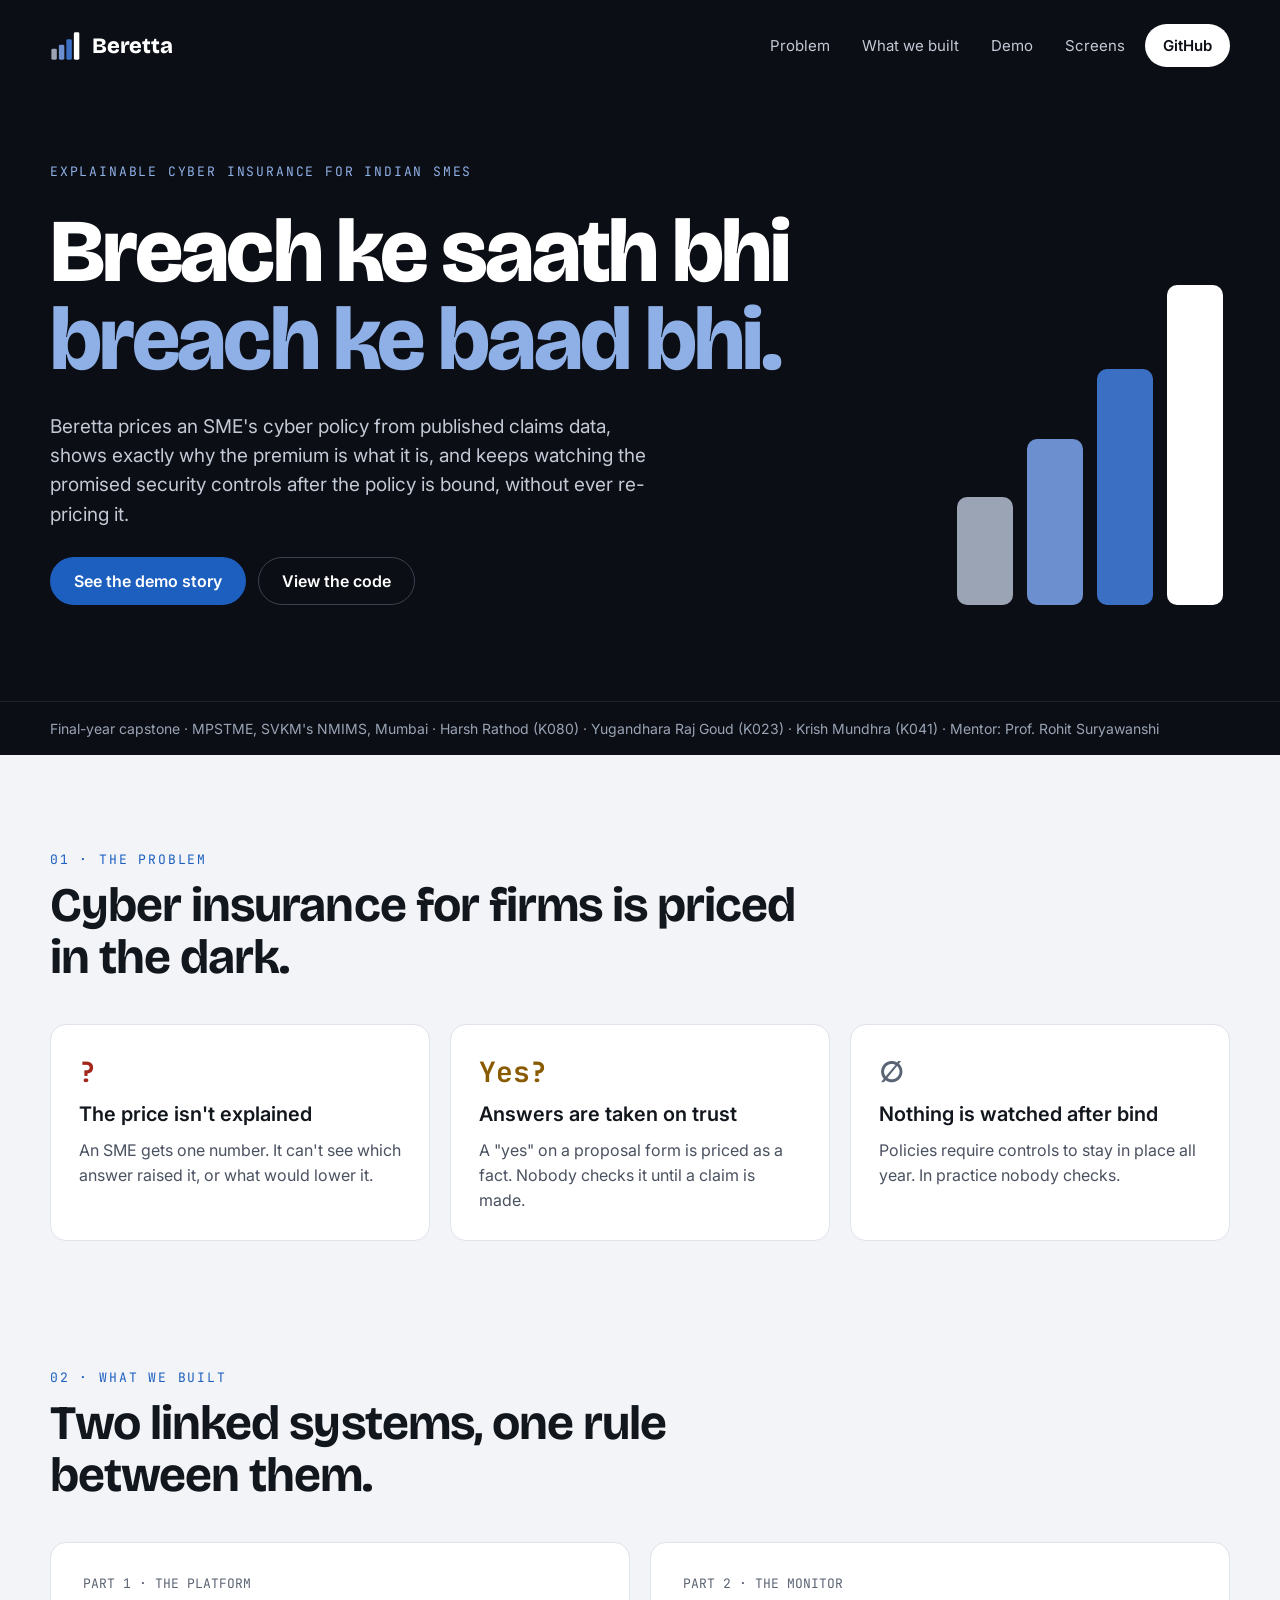
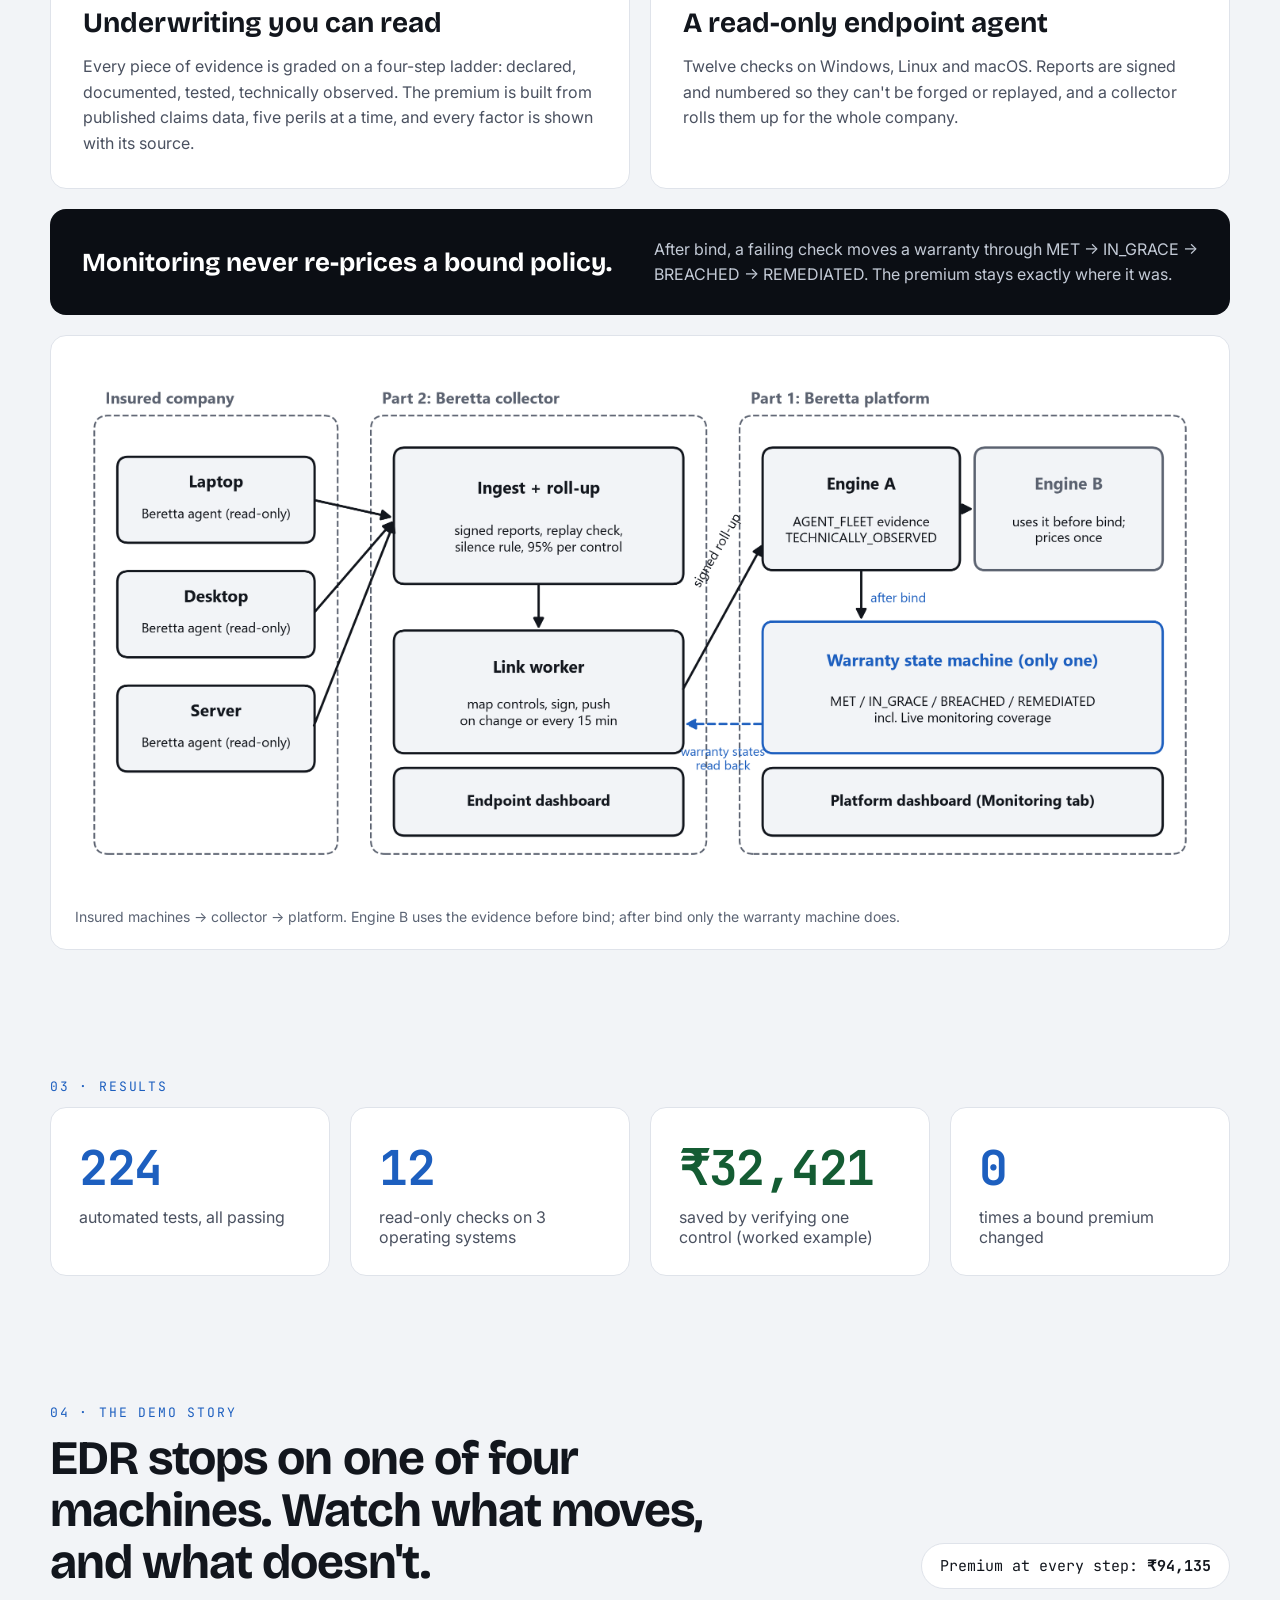
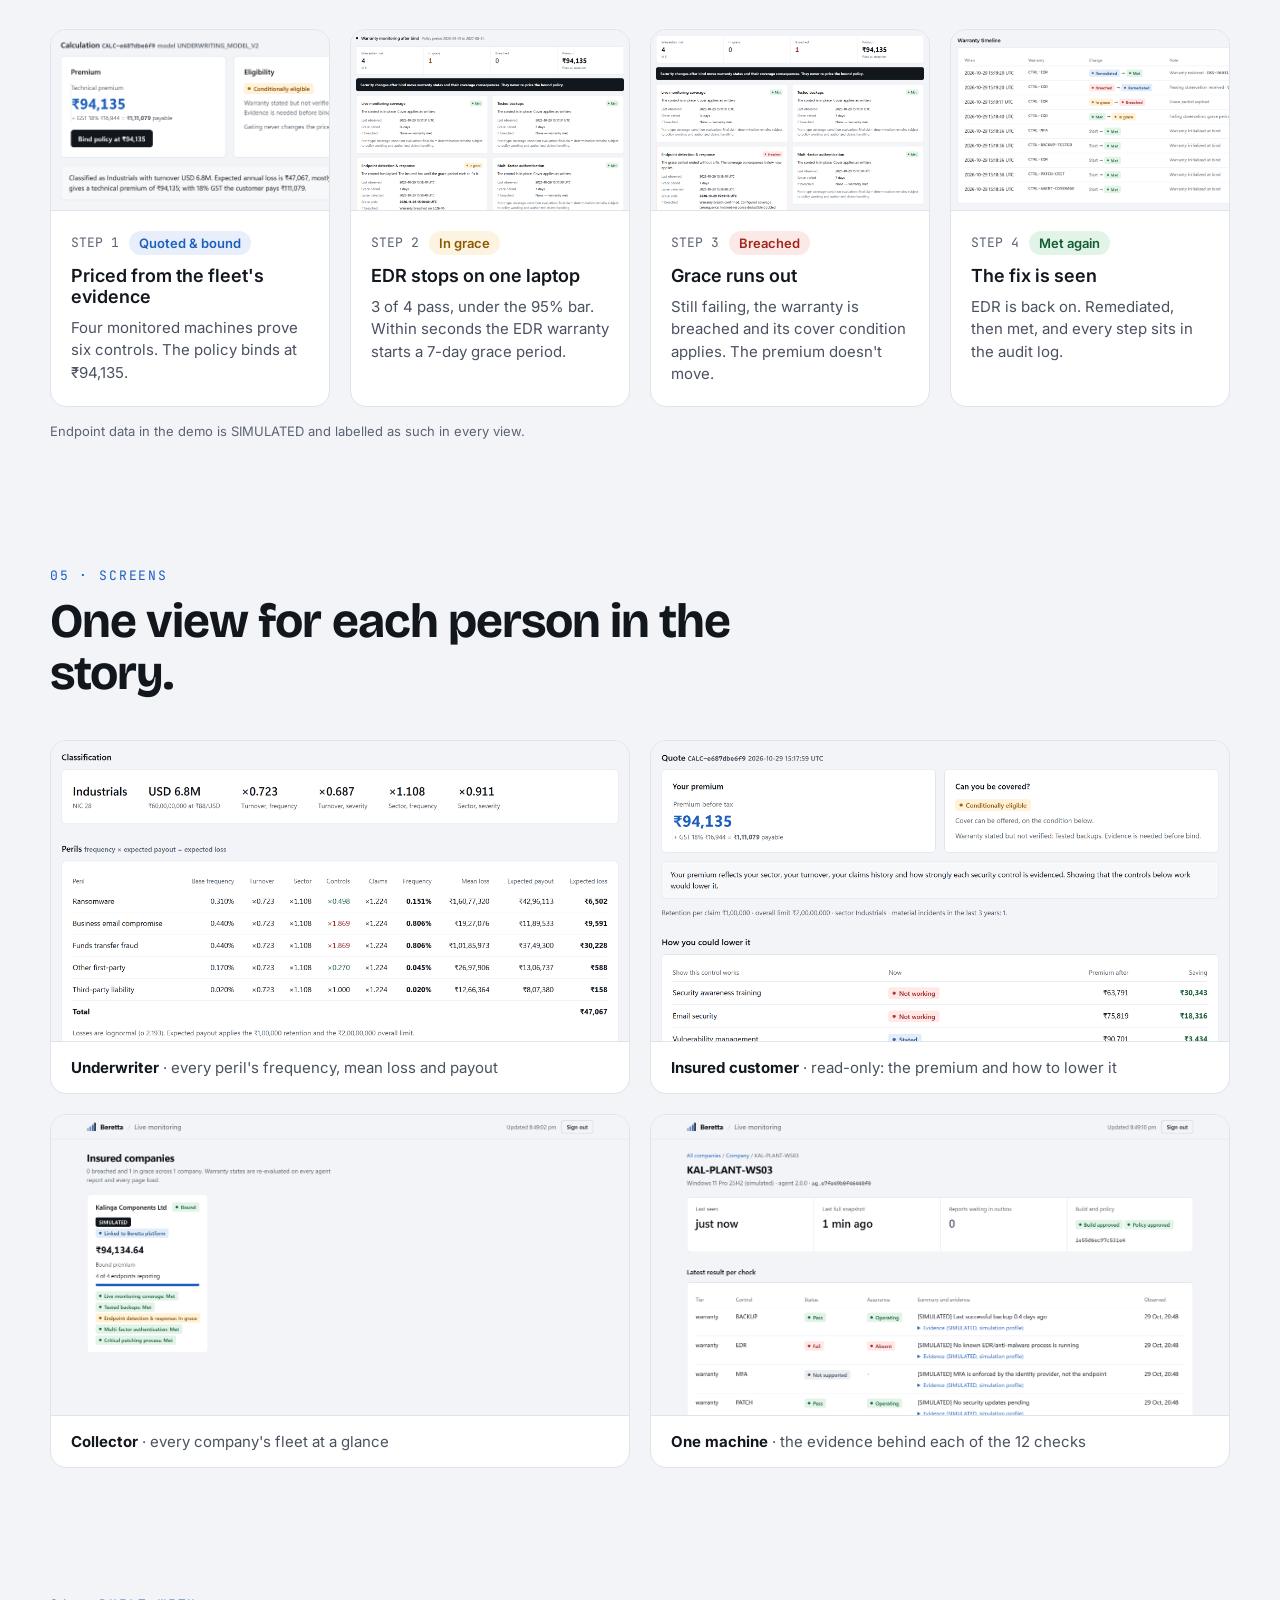
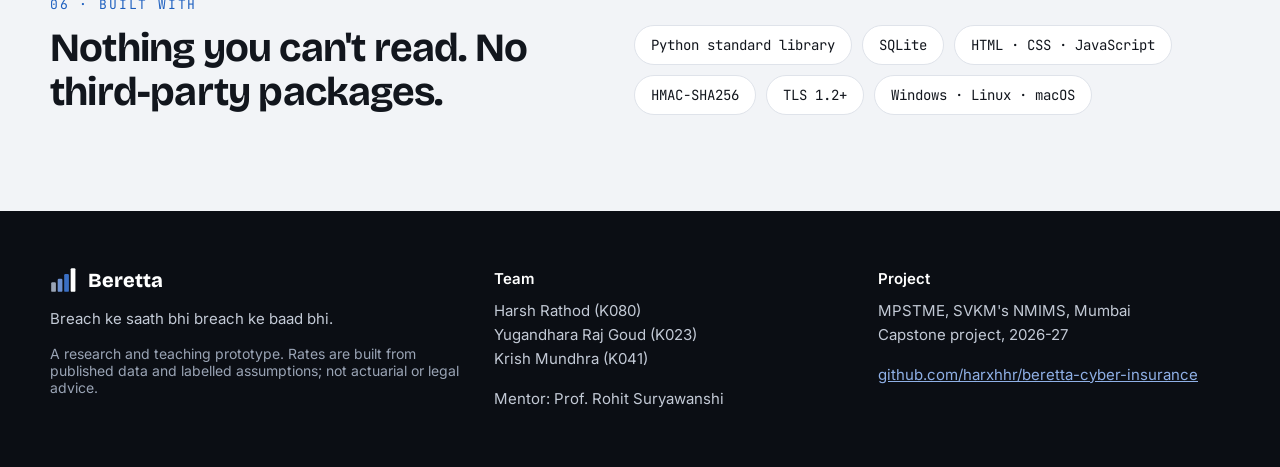
<file: index.html>
<!doctype html>
<html lang="en">
<head>
<meta charset="utf-8">
<title>Beretta: explainable cyber insurance</title>
<meta name="viewport" content="width=device-width, initial-scale=1">
<meta name="description" content="Beretta: explainable cyber-insurance underwriting for Indian SMEs, with a read-only endpoint agent and continuous warranty monitoring. MPSTME capstone project.">
<link rel="preconnect" href="https://fonts.googleapis.com">
<link rel="preconnect" href="https://fonts.gstatic.com" crossorigin="">
<link rel="stylesheet" href="https://fonts.googleapis.com/css2?family=Bricolage+Grotesque:opsz,wght@12..96,500;12..96,700;12..96,800&amp;family=Inter:wght@400;500;600&amp;family=JetBrains+Mono:wght@500;700&amp;display=swap">
<style>
body{margin:0;background:#f2f4f7}
a{color:#1d5fbf}a:hover{color:#123f80}
</style>
</head>
<body>
<div style="font-family: Inter, system-ui, sans-serif; color: #12161d; background: #f2f4f7; min-height: 100vh">

<!-- ============================================================ HEADER / HERO -->
<header style="background: #0b0e14; color: #ffffff; overflow: hidden">
  <nav aria-label="Main" style="max-width: 1180px; margin: 0 auto; padding: 24px 24px; display: flex; flex-wrap: wrap; align-items: center; justify-content: space-between; gap: 16px">
    <a href="#top" style="display: flex; align-items: center; gap: 12px; color: #ffffff; text-decoration: none">
      <svg width="30" height="30" viewBox="0 0 22 22" aria-hidden="true"><rect x="1" y="13" width="4" height="8" rx="1" fill="#9aa4b5"></rect><rect x="6.5" y="10" width="4" height="11" rx="1" fill="#6b8fcf"></rect><rect x="12" y="6" width="4" height="15" rx="1" fill="#3a6fc4"></rect><rect x="17.5" y="1" width="4" height="20" rx="1" fill="#ffffff"></rect></svg>
      <span style="font-family: 'Bricolage Grotesque', sans-serif; font-weight: 800; font-size: 22px; letter-spacing: -0.01em">Beretta</span>
    </a>
    <div style="display: flex; flex-wrap: wrap; align-items: center; gap: 8px">
      <a href="#problem" style="color: #c3cad6; text-decoration: none; font-size: 15px; padding: 12px 12px">Problem</a>
      <a href="#built" style="color: #c3cad6; text-decoration: none; font-size: 15px; padding: 12px 12px">What we built</a>
      <a href="#demo" style="color: #c3cad6; text-decoration: none; font-size: 15px; padding: 12px 12px">Demo</a>
      <a href="#screens" style="color: #c3cad6; text-decoration: none; font-size: 15px; padding: 12px 12px">Screens</a>
      <a href="https://github.com/harxhhr/beretta-cyber-insurance" style="color: #0b0e14; background: #ffffff; text-decoration: none; font-size: 15px; font-weight: 600; padding: 12px 18px; border-radius: 999px">GitHub</a>
    </div>
  </nav>

  <div id="top" style="max-width: 1180px; margin: 0 auto; padding: 72px 24px 96px; display: flex; flex-wrap: wrap; align-items: flex-end; gap: 56px">
    <div style="flex: 999 1 560px; min-width: 0; display: flex; flex-direction: column; gap: 28px">
      <p style="margin: 0; font-family: 'JetBrains Mono', monospace; font-size: 13px; letter-spacing: 0.14em; text-transform: uppercase; color: #8fb0e6">Explainable cyber insurance for Indian SMEs</p>
      <h1 style="margin: 0; font-family: 'Bricolage Grotesque', sans-serif; font-weight: 800; font-size: clamp(44px, 7vw, 92px); line-height: 0.98; letter-spacing: -0.03em">Breach ke saath bhi<br><span style="color: #8fb0e6">breach ke baad bhi.</span></h1>
      <p style="margin: 0; max-width: 620px; font-size: 19px; line-height: 1.55; color: #c3cad6">Beretta prices an SME's cyber policy from published claims data, shows exactly why the premium is what it is, and keeps watching the promised security controls after the policy is bound, without ever re-pricing it.</p>
      <div style="display: flex; flex-wrap: wrap; gap: 12px">
        <a href="#demo" style="background: #1d5fbf; color: #ffffff; text-decoration: none; font-weight: 600; font-size: 16px; padding: 14px 24px; border-radius: 999px">See the demo story</a>
        <a href="https://github.com/harxhhr/beretta-cyber-insurance" style="color: #ffffff; text-decoration: none; font-weight: 600; font-size: 16px; padding: 13px 23px; border-radius: 999px; border: 1px solid #3a4250">View the code</a>
      </div>
    </div>
    <div aria-hidden="true" style="flex: 1 1 280px; min-width: 0; display: flex; align-items: flex-end; justify-content: center; gap: 14px; height: 320px">
      <div style="width: 56px; height: 34%; border-radius: 10px; background: #9aa4b5"></div>
      <div style="width: 56px; height: 52%; border-radius: 10px; background: #6b8fcf"></div>
      <div style="width: 56px; height: 74%; border-radius: 10px; background: #3a6fc4"></div>
      <div style="width: 56px; height: 100%; border-radius: 10px; background: #ffffff"></div>
    </div>
  </div>
  <div style="border-top: 1px solid #1f2530">
    <p style="max-width: 1180px; margin: 0 auto; padding: 18px 24px; font-size: 14px; color: #9aa4b5">Final-year capstone · MPSTME, SVKM's NMIMS, Mumbai · Harsh Rathod (K080) · Yugandhara Raj Goud (K023) · Krish Mundhra (K041) · Mentor: Prof. Rohit Suryawanshi</p>
  </div>
</header>

<main>
<!-- ============================================================ PROBLEM -->
<section id="problem" style="max-width: 1180px; margin: 0 auto; padding: 96px 24px 32px">
  <p style="margin: 0 0 12px; font-family: 'JetBrains Mono', monospace; font-size: 13px; letter-spacing: 0.14em; text-transform: uppercase; color: #1d5fbf">01 · The problem</p>
  <h2 style="margin: 0 0 40px; max-width: 760px; font-family: 'Bricolage Grotesque', sans-serif; font-weight: 700; font-size: clamp(32px, 4vw, 48px); line-height: 1.08; letter-spacing: -0.02em">Cyber insurance for firms is priced in the dark.</h2>
  <div style="display: grid; grid-template-columns: repeat(auto-fit, minmax(260px, 1fr)); gap: 20px">
    <div style="background: #ffffff; border: 1px solid #dfe3ea; border-radius: 16px; padding: 28px; display: flex; flex-direction: column; gap: 12px">
      <p style="margin: 0; font-family: 'JetBrains Mono', monospace; font-size: 28px; font-weight: 700; color: #a3261b">?</p>
      <h3 style="margin: 0; font-size: 20px; font-weight: 600">The price isn't explained</h3>
      <p style="margin: 0; font-size: 16px; line-height: 1.55; color: #4a5160">An SME gets one number. It can't see which answer raised it, or what would lower it.</p>
    </div>
    <div style="background: #ffffff; border: 1px solid #dfe3ea; border-radius: 16px; padding: 28px; display: flex; flex-direction: column; gap: 12px">
      <p style="margin: 0; font-family: 'JetBrains Mono', monospace; font-size: 28px; font-weight: 700; color: #8a5a00">Yes?</p>
      <h3 style="margin: 0; font-size: 20px; font-weight: 600">Answers are taken on trust</h3>
      <p style="margin: 0; font-size: 16px; line-height: 1.55; color: #4a5160">A "yes" on a proposal form is priced as a fact. Nobody checks it until a claim is made.</p>
    </div>
    <div style="background: #ffffff; border: 1px solid #dfe3ea; border-radius: 16px; padding: 28px; display: flex; flex-direction: column; gap: 12px">
      <p style="margin: 0; font-family: 'JetBrains Mono', monospace; font-size: 28px; font-weight: 700; color: #5b6474">∅</p>
      <h3 style="margin: 0; font-size: 20px; font-weight: 600">Nothing is watched after bind</h3>
      <p style="margin: 0; font-size: 16px; line-height: 1.55; color: #4a5160">Policies require controls to stay in place all year. In practice nobody checks.</p>
    </div>
  </div>
</section>

<!-- ============================================================ WHAT WE BUILT -->
<section id="built" style="max-width: 1180px; margin: 0 auto; padding: 96px 24px 32px">
  <p style="margin: 0 0 12px; font-family: 'JetBrains Mono', monospace; font-size: 13px; letter-spacing: 0.14em; text-transform: uppercase; color: #1d5fbf">02 · What we built</p>
  <h2 style="margin: 0 0 40px; max-width: 760px; font-family: 'Bricolage Grotesque', sans-serif; font-weight: 700; font-size: clamp(32px, 4vw, 48px); line-height: 1.08; letter-spacing: -0.02em">Two linked systems, one rule between them.</h2>
  <div style="display: grid; grid-template-columns: repeat(auto-fit, minmax(min(100%, 320px), 1fr)); gap: 20px">
    <div style="background: #ffffff; border: 1px solid #dfe3ea; border-radius: 16px; padding: 32px; display: flex; flex-direction: column; gap: 14px">
      <p style="margin: 0; font-family: 'JetBrains Mono', monospace; font-size: 13px; color: #5b6474">PART 1 · THE PLATFORM</p>
      <h3 style="margin: 0; font-family: 'Bricolage Grotesque', sans-serif; font-size: 28px; font-weight: 700">Underwriting you can read</h3>
      <p style="margin: 0; font-size: 16px; line-height: 1.6; color: #4a5160">Every piece of evidence is graded on a four-step ladder: declared, documented, tested, technically observed. The premium is built from published claims data, five perils at a time, and every factor is shown with its source.</p>
    </div>
    <div style="background: #ffffff; border: 1px solid #dfe3ea; border-radius: 16px; padding: 32px; display: flex; flex-direction: column; gap: 14px">
      <p style="margin: 0; font-family: 'JetBrains Mono', monospace; font-size: 13px; color: #5b6474">PART 2 · THE MONITOR</p>
      <h3 style="margin: 0; font-family: 'Bricolage Grotesque', sans-serif; font-size: 28px; font-weight: 700">A read-only endpoint agent</h3>
      <p style="margin: 0; font-size: 16px; line-height: 1.6; color: #4a5160">Twelve checks on Windows, Linux and macOS. Reports are signed and numbered so they can't be forged or replayed, and a collector rolls them up for the whole company.</p>
    </div>
  </div>
  <div style="margin-top: 20px; background: #0b0e14; color: #ffffff; border-radius: 16px; padding: 28px 32px; display: flex; flex-wrap: wrap; align-items: center; gap: 16px 28px">
    <p style="margin: 0; font-family: 'Bricolage Grotesque', sans-serif; font-size: 26px; font-weight: 700; flex: 1 1 380px">Monitoring never re-prices a bound policy.</p>
    <p style="margin: 0; font-size: 16px; line-height: 1.55; color: #c3cad6; flex: 1 1 380px">After bind, a failing check moves a warranty through MET → IN_GRACE → BREACHED → REMEDIATED. The premium stays exactly where it was.</p>
  </div>
  <figure style="margin: 20px 0 0; background: #ffffff; border: 1px solid #dfe3ea; border-radius: 16px; padding: 24px">
    <img loading="lazy" src="img/link_fig1_architecture.png" alt="Block diagram: agents on the insured's machines report to the collector, which sends one signed roll-up to the platform's evidence engine and warranty state machine" style="display: block; width: 100%; height: auto">
    <figcaption style="margin-top: 12px; font-size: 14px; color: #5b6474">Insured machines → collector → platform. Engine B uses the evidence before bind; after bind only the warranty machine does.</figcaption>
  </figure>
</section>

<!-- ============================================================ RESULTS -->
<section id="results" style="max-width: 1180px; margin: 0 auto; padding: 96px 24px 32px">
  <p style="margin: 0 0 12px; font-family: 'JetBrains Mono', monospace; font-size: 13px; letter-spacing: 0.14em; text-transform: uppercase; color: #1d5fbf">03 · Results</p>
  <div style="display: grid; grid-template-columns: repeat(auto-fit, minmax(220px, 1fr)); gap: 20px">
    <div style="background: #ffffff; border: 1px solid #dfe3ea; border-radius: 16px; padding: 28px">
      <p style="margin: 0; font-family: 'JetBrains Mono', monospace; font-size: 48px; font-weight: 700; color: #1d5fbf; letter-spacing: -0.03em">224</p>
      <p style="margin: 8px 0 0; font-size: 16px; color: #4a5160">automated tests, all passing</p>
    </div>
    <div style="background: #ffffff; border: 1px solid #dfe3ea; border-radius: 16px; padding: 28px">
      <p style="margin: 0; font-family: 'JetBrains Mono', monospace; font-size: 48px; font-weight: 700; color: #1d5fbf; letter-spacing: -0.03em">12</p>
      <p style="margin: 8px 0 0; font-size: 16px; color: #4a5160">read-only checks on 3 operating systems</p>
    </div>
    <div style="background: #ffffff; border: 1px solid #dfe3ea; border-radius: 16px; padding: 28px">
      <p style="margin: 0; font-family: 'JetBrains Mono', monospace; font-size: 48px; font-weight: 700; color: #145c33; letter-spacing: -0.03em">₹32,421</p>
      <p style="margin: 8px 0 0; font-size: 16px; color: #4a5160">saved by verifying one control (worked example)</p>
    </div>
    <div style="background: #ffffff; border: 1px solid #dfe3ea; border-radius: 16px; padding: 28px">
      <p style="margin: 0; font-family: 'JetBrains Mono', monospace; font-size: 48px; font-weight: 700; color: #1d5fbf; letter-spacing: -0.03em">0</p>
      <p style="margin: 8px 0 0; font-size: 16px; color: #4a5160">times a bound premium changed</p>
    </div>
  </div>
</section>

<!-- ============================================================ DEMO STORY -->
<section id="demo" style="max-width: 1180px; margin: 0 auto; padding: 96px 24px 32px">
  <p style="margin: 0 0 12px; font-family: 'JetBrains Mono', monospace; font-size: 13px; letter-spacing: 0.14em; text-transform: uppercase; color: #1d5fbf">04 · The demo story</p>
  <div style="display: flex; flex-wrap: wrap; align-items: flex-end; justify-content: space-between; gap: 20px; margin-bottom: 40px">
    <h2 style="margin: 0; max-width: 700px; font-family: 'Bricolage Grotesque', sans-serif; font-weight: 700; font-size: clamp(32px, 4vw, 48px); line-height: 1.08; letter-spacing: -0.02em">EDR stops on one of four machines. Watch what moves, and what doesn't.</h2>
    <p style="margin: 0; font-family: 'JetBrains Mono', monospace; font-size: 15px; background: #ffffff; border: 1px solid #dfe3ea; border-radius: 999px; padding: 12px 18px">Premium at every step: <b>₹94,135</b></p>
  </div>
  <div style="display: grid; grid-template-columns: repeat(auto-fit, minmax(260px, 1fr)); gap: 20px">
    <div style="background: #ffffff; border: 1px solid #dfe3ea; border-radius: 16px; overflow: hidden; display: flex; flex-direction: column">
      <img loading="lazy" src="img/guide_07_quote_top.png" alt="Quote for Kalinga Components: technical premium ₹94,135" style="display: block; width: 100%; height: 180px; object-fit: cover; object-position: top left; border-bottom: 1px solid #dfe3ea">
      <div style="padding: 20px; display: flex; flex-direction: column; gap: 10px">
        <p style="margin: 0; display: flex; align-items: center; gap: 10px"><span style="font-family: 'JetBrains Mono', monospace; font-size: 13px; color: #5b6474">STEP 1</span><span style="font-size: 13px; font-weight: 600; background: #e8effa; color: #1d5fbf; padding: 4px 10px; border-radius: 999px">Quoted &amp; bound</span></p>
        <h3 style="margin: 0; font-size: 18px; font-weight: 600">Priced from the fleet's evidence</h3>
        <p style="margin: 0; font-size: 15px; line-height: 1.5; color: #4a5160">Four monitored machines prove six controls. The policy binds at ₹94,135.</p>
      </div>
    </div>
    <div style="background: #ffffff; border: 1px solid #dfe3ea; border-radius: 16px; overflow: hidden; display: flex; flex-direction: column">
      <img loading="lazy" src="img/guide_13_monitoring_grace.png" alt="Monitoring tab: the EDR warranty is in grace" style="display: block; width: 100%; height: 180px; object-fit: cover; object-position: top left; border-bottom: 1px solid #dfe3ea">
      <div style="padding: 20px; display: flex; flex-direction: column; gap: 10px">
        <p style="margin: 0; display: flex; align-items: center; gap: 10px"><span style="font-family: 'JetBrains Mono', monospace; font-size: 13px; color: #5b6474">STEP 2</span><span style="font-size: 13px; font-weight: 600; background: #fdf3e1; color: #8a5a00; padding: 4px 10px; border-radius: 999px">In grace</span></p>
        <h3 style="margin: 0; font-size: 18px; font-weight: 600">EDR stops on one laptop</h3>
        <p style="margin: 0; font-size: 15px; line-height: 1.5; color: #4a5160">3 of 4 pass, under the 95% bar. Within seconds the EDR warranty starts a 7-day grace period.</p>
      </div>
    </div>
    <div style="background: #ffffff; border: 1px solid #dfe3ea; border-radius: 16px; overflow: hidden; display: flex; flex-direction: column">
      <img loading="lazy" src="img/guide_18_breached.png" alt="Monitoring tab: the EDR warranty is breached; the premium is unchanged" style="display: block; width: 100%; height: 180px; object-fit: cover; object-position: top left; border-bottom: 1px solid #dfe3ea">
      <div style="padding: 20px; display: flex; flex-direction: column; gap: 10px">
        <p style="margin: 0; display: flex; align-items: center; gap: 10px"><span style="font-family: 'JetBrains Mono', monospace; font-size: 13px; color: #5b6474">STEP 3</span><span style="font-size: 13px; font-weight: 600; background: #fbe9e7; color: #a3261b; padding: 4px 10px; border-radius: 999px">Breached</span></p>
        <h3 style="margin: 0; font-size: 18px; font-weight: 600">Grace runs out</h3>
        <p style="margin: 0; font-size: 15px; line-height: 1.5; color: #4a5160">Still failing, the warranty is breached and its cover condition applies. The premium doesn't move.</p>
      </div>
    </div>
    <div style="background: #ffffff; border: 1px solid #dfe3ea; border-radius: 16px; overflow: hidden; display: flex; flex-direction: column">
      <img loading="lazy" src="img/guide_19_timeline.png" alt="Warranty timeline: met, in grace, breached, remediated, met" style="display: block; width: 100%; height: 180px; object-fit: cover; object-position: top left; border-bottom: 1px solid #dfe3ea">
      <div style="padding: 20px; display: flex; flex-direction: column; gap: 10px">
        <p style="margin: 0; display: flex; align-items: center; gap: 10px"><span style="font-family: 'JetBrains Mono', monospace; font-size: 13px; color: #5b6474">STEP 4</span><span style="font-size: 13px; font-weight: 600; background: #e2f4e8; color: #145c33; padding: 4px 10px; border-radius: 999px">Met again</span></p>
        <h3 style="margin: 0; font-size: 18px; font-weight: 600">The fix is seen</h3>
        <p style="margin: 0; font-size: 15px; line-height: 1.5; color: #4a5160">EDR is back on. Remediated, then met, and every step sits in the audit log.</p>
      </div>
    </div>
  </div>
  <p style="margin: 16px 0 0; font-size: 13px; color: #5b6474">Endpoint data in the demo is SIMULATED and labelled as such in every view.</p>
</section>

<!-- ============================================================ SCREENS -->
<section id="screens" style="max-width: 1180px; margin: 0 auto; padding: 96px 24px 32px">
  <p style="margin: 0 0 12px; font-family: 'JetBrains Mono', monospace; font-size: 13px; letter-spacing: 0.14em; text-transform: uppercase; color: #1d5fbf">05 · Screens</p>
  <h2 style="margin: 0 0 40px; max-width: 760px; font-family: 'Bricolage Grotesque', sans-serif; font-weight: 700; font-size: clamp(32px, 4vw, 48px); line-height: 1.08; letter-spacing: -0.02em">One view for each person in the story.</h2>
  <div style="display: grid; grid-template-columns: repeat(auto-fit, minmax(min(100%, 400px), 1fr)); gap: 20px">
    <figure style="margin: 0; background: #ffffff; border: 1px solid #dfe3ea; border-radius: 16px; overflow: hidden">
      <img loading="lazy" src="img/guide_08_classification_perils.png" alt="Underwriter view: classification and per-peril frequency and payout" style="display: block; width: 100%; height: 300px; object-fit: cover; object-position: top left; border-bottom: 1px solid #dfe3ea">
      <figcaption style="padding: 16px 20px; font-size: 15px"><b>Underwriter</b> <span style="color: #4a5160">· every peril's frequency, mean loss and payout</span></figcaption>
    </figure>
    <figure style="margin: 0; background: #ffffff; border: 1px solid #dfe3ea; border-radius: 16px; overflow: hidden">
      <img loading="lazy" src="img/guide_21_customer_premium.png" alt="Insured customer view: premium, eligibility, savings and evidence per control" style="display: block; width: 100%; height: 300px; object-fit: cover; object-position: top left; border-bottom: 1px solid #dfe3ea">
      <figcaption style="padding: 16px 20px; font-size: 15px"><b>Insured customer</b> <span style="color: #4a5160">· read-only: the premium and how to lower it</span></figcaption>
    </figure>
    <figure style="margin: 0; background: #ffffff; border: 1px solid #dfe3ea; border-radius: 16px; overflow: hidden">
      <img loading="lazy" src="img/guide_15_collector_overview.png" alt="Collector overview of companies and hosts" style="display: block; width: 100%; height: 300px; object-fit: cover; object-position: top left; border-bottom: 1px solid #dfe3ea">
      <figcaption style="padding: 16px 20px; font-size: 15px"><b>Collector</b> <span style="color: #4a5160">· every company's fleet at a glance</span></figcaption>
    </figure>
    <figure style="margin: 0; background: #ffffff; border: 1px solid #dfe3ea; border-radius: 16px; overflow: hidden">
      <img loading="lazy" src="img/guide_17_collector_host.png" alt="Collector host page with the evidence behind each check" style="display: block; width: 100%; height: 300px; object-fit: cover; object-position: top left; border-bottom: 1px solid #dfe3ea">
      <figcaption style="padding: 16px 20px; font-size: 15px"><b>One machine</b> <span style="color: #4a5160">· the evidence behind each of the 12 checks</span></figcaption>
    </figure>
  </div>
</section>

<!-- ============================================================ BUILT WITH -->
<section id="stack" style="max-width: 1180px; margin: 0 auto; padding: 96px 24px 96px">
  <p style="margin: 0 0 12px; font-family: 'JetBrains Mono', monospace; font-size: 13px; letter-spacing: 0.14em; text-transform: uppercase; color: #1d5fbf">06 · Built with</p>
  <div style="display: flex; flex-wrap: wrap; align-items: center; justify-content: space-between; gap: 24px">
    <h2 style="margin: 0; max-width: 560px; font-family: 'Bricolage Grotesque', sans-serif; font-weight: 700; font-size: clamp(28px, 3.4vw, 40px); line-height: 1.1; letter-spacing: -0.02em">Nothing you can't read. No third-party packages.</h2>
    <div style="display: flex; flex-wrap: wrap; gap: 10px; flex: 1 1 420px">
      <span style="font-family: 'JetBrains Mono', monospace; font-size: 14px; background: #ffffff; border: 1px solid #dfe3ea; border-radius: 999px; padding: 10px 16px">Python standard library</span>
      <span style="font-family: 'JetBrains Mono', monospace; font-size: 14px; background: #ffffff; border: 1px solid #dfe3ea; border-radius: 999px; padding: 10px 16px">SQLite</span>
      <span style="font-family: 'JetBrains Mono', monospace; font-size: 14px; background: #ffffff; border: 1px solid #dfe3ea; border-radius: 999px; padding: 10px 16px">HTML · CSS · JavaScript</span>
      <span style="font-family: 'JetBrains Mono', monospace; font-size: 14px; background: #ffffff; border: 1px solid #dfe3ea; border-radius: 999px; padding: 10px 16px">HMAC-SHA256</span>
      <span style="font-family: 'JetBrains Mono', monospace; font-size: 14px; background: #ffffff; border: 1px solid #dfe3ea; border-radius: 999px; padding: 10px 16px">TLS 1.2+</span>
      <span style="font-family: 'JetBrains Mono', monospace; font-size: 14px; background: #ffffff; border: 1px solid #dfe3ea; border-radius: 999px; padding: 10px 16px">Windows · Linux · macOS</span>
    </div>
  </div>
</section>
</main>

<!-- ============================================================ FOOTER -->
<footer style="background: #0b0e14; color: #c3cad6">
  <div style="max-width: 1180px; margin: 0 auto; padding: 56px 24px; display: flex; flex-wrap: wrap; justify-content: space-between; gap: 32px">
    <div style="display: flex; flex-direction: column; gap: 14px; flex: 1 1 320px">
      <div style="display: flex; align-items: center; gap: 12px">
        <svg width="26" height="26" viewBox="0 0 22 22" aria-hidden="true"><rect x="1" y="13" width="4" height="8" rx="1" fill="#9aa4b5"></rect><rect x="6.5" y="10" width="4" height="11" rx="1" fill="#6b8fcf"></rect><rect x="12" y="6" width="4" height="15" rx="1" fill="#3a6fc4"></rect><rect x="17.5" y="1" width="4" height="20" rx="1" fill="#ffffff"></rect></svg>
        <span style="font-family: 'Bricolage Grotesque', sans-serif; font-weight: 800; font-size: 20px; color: #ffffff">Beretta</span>
      </div>
      <p style="margin: 0; font-size: 15px; line-height: 1.6">Breach ke saath bhi breach ke baad bhi.</p>
      <p style="margin: 0; font-size: 14px; color: #9aa4b5">A research and teaching prototype. Rates are built from published data and labelled assumptions; not actuarial or legal advice.</p>
    </div>
    <div style="display: flex; flex-direction: column; gap: 8px; flex: 1 1 260px; font-size: 15px; line-height: 1.6">
      <p style="margin: 0; color: #ffffff; font-weight: 600">Team</p>
      <p style="margin: 0">Harsh Rathod (K080)<br>Yugandhara Raj Goud (K023)<br>Krish Mundhra (K041)</p>
      <p style="margin: 8px 0 0">Mentor: Prof. Rohit Suryawanshi</p>
    </div>
    <div style="display: flex; flex-direction: column; gap: 8px; flex: 1 1 260px; font-size: 15px; line-height: 1.6">
      <p style="margin: 0; color: #ffffff; font-weight: 600">Project</p>
      <p style="margin: 0">MPSTME, SVKM's NMIMS, Mumbai<br>Capstone project, 2026-27</p>
      <a href="https://github.com/harxhhr/beretta-cyber-insurance" style="color: #8fb0e6; padding: 8px 0">github.com/harxhhr/beretta-cyber-insurance</a>
    </div>
  </div>
</footer>

</div>
</body>
</html>
</file>
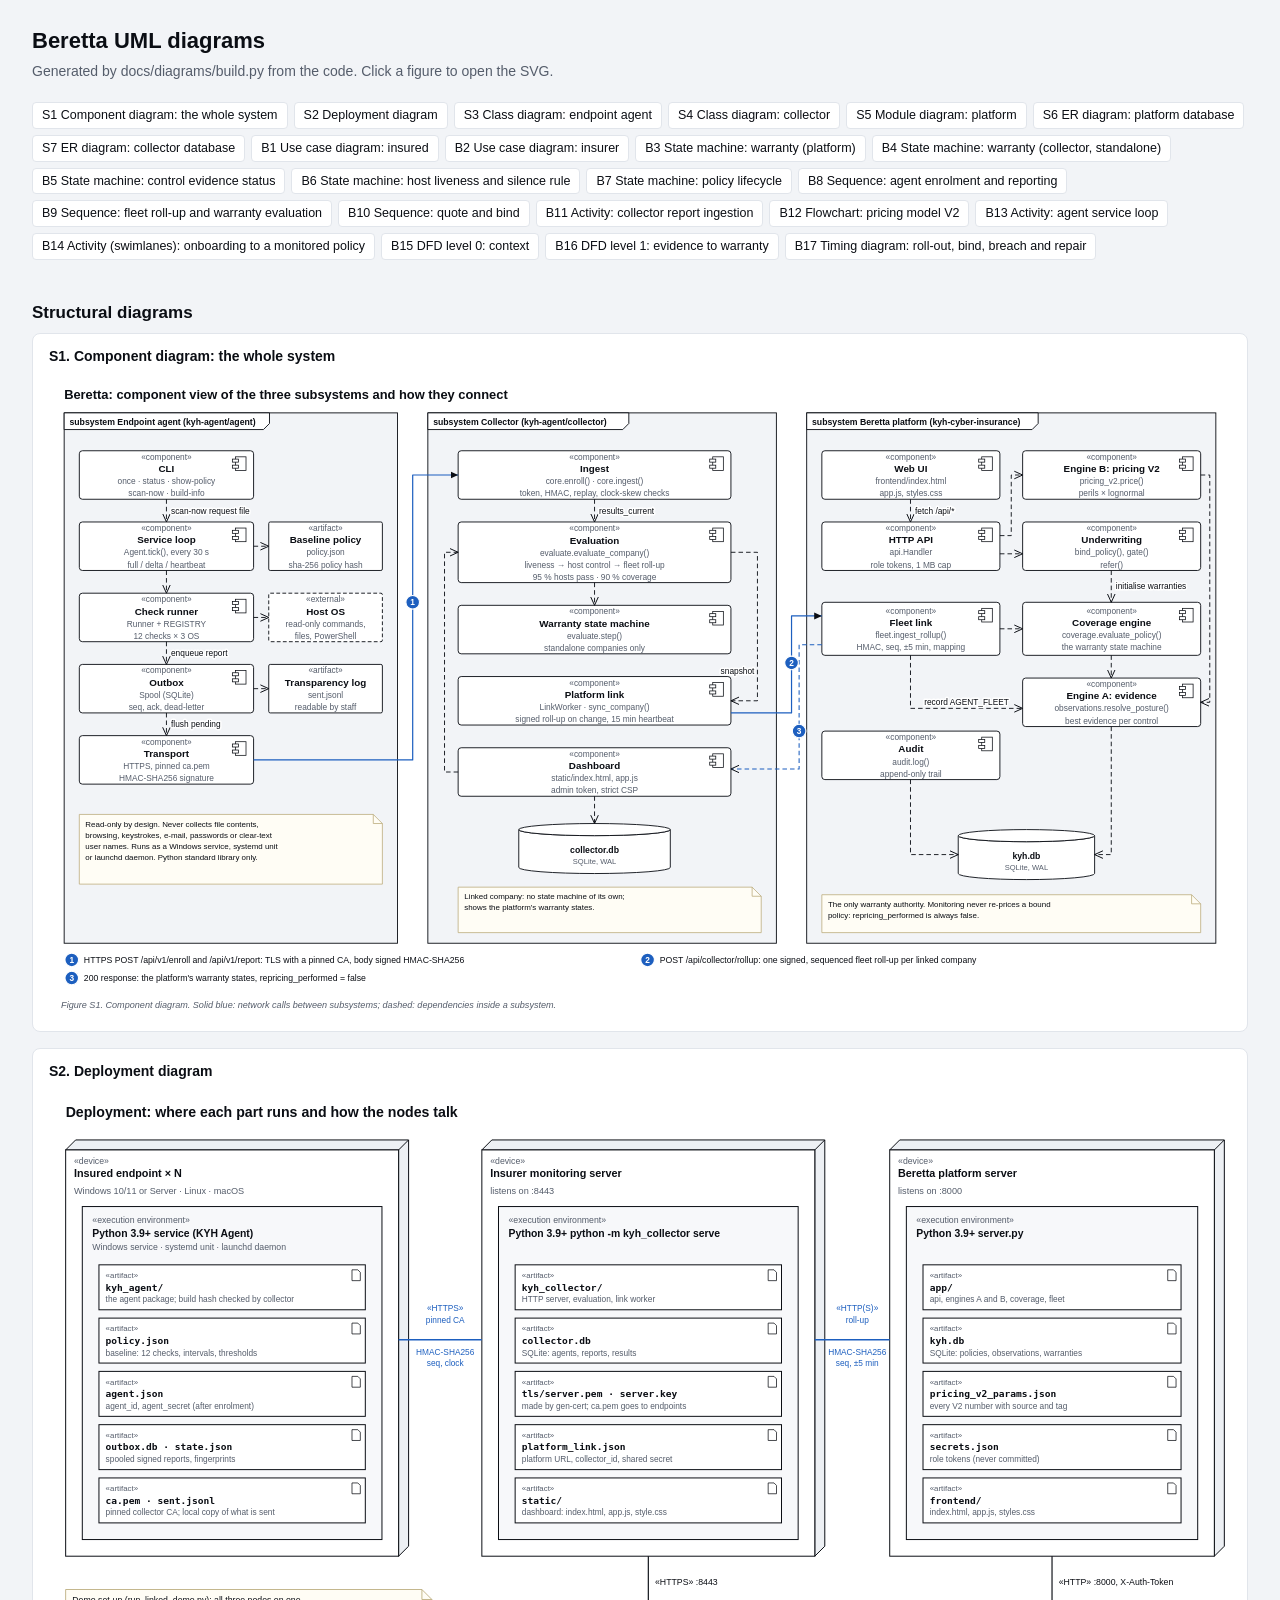
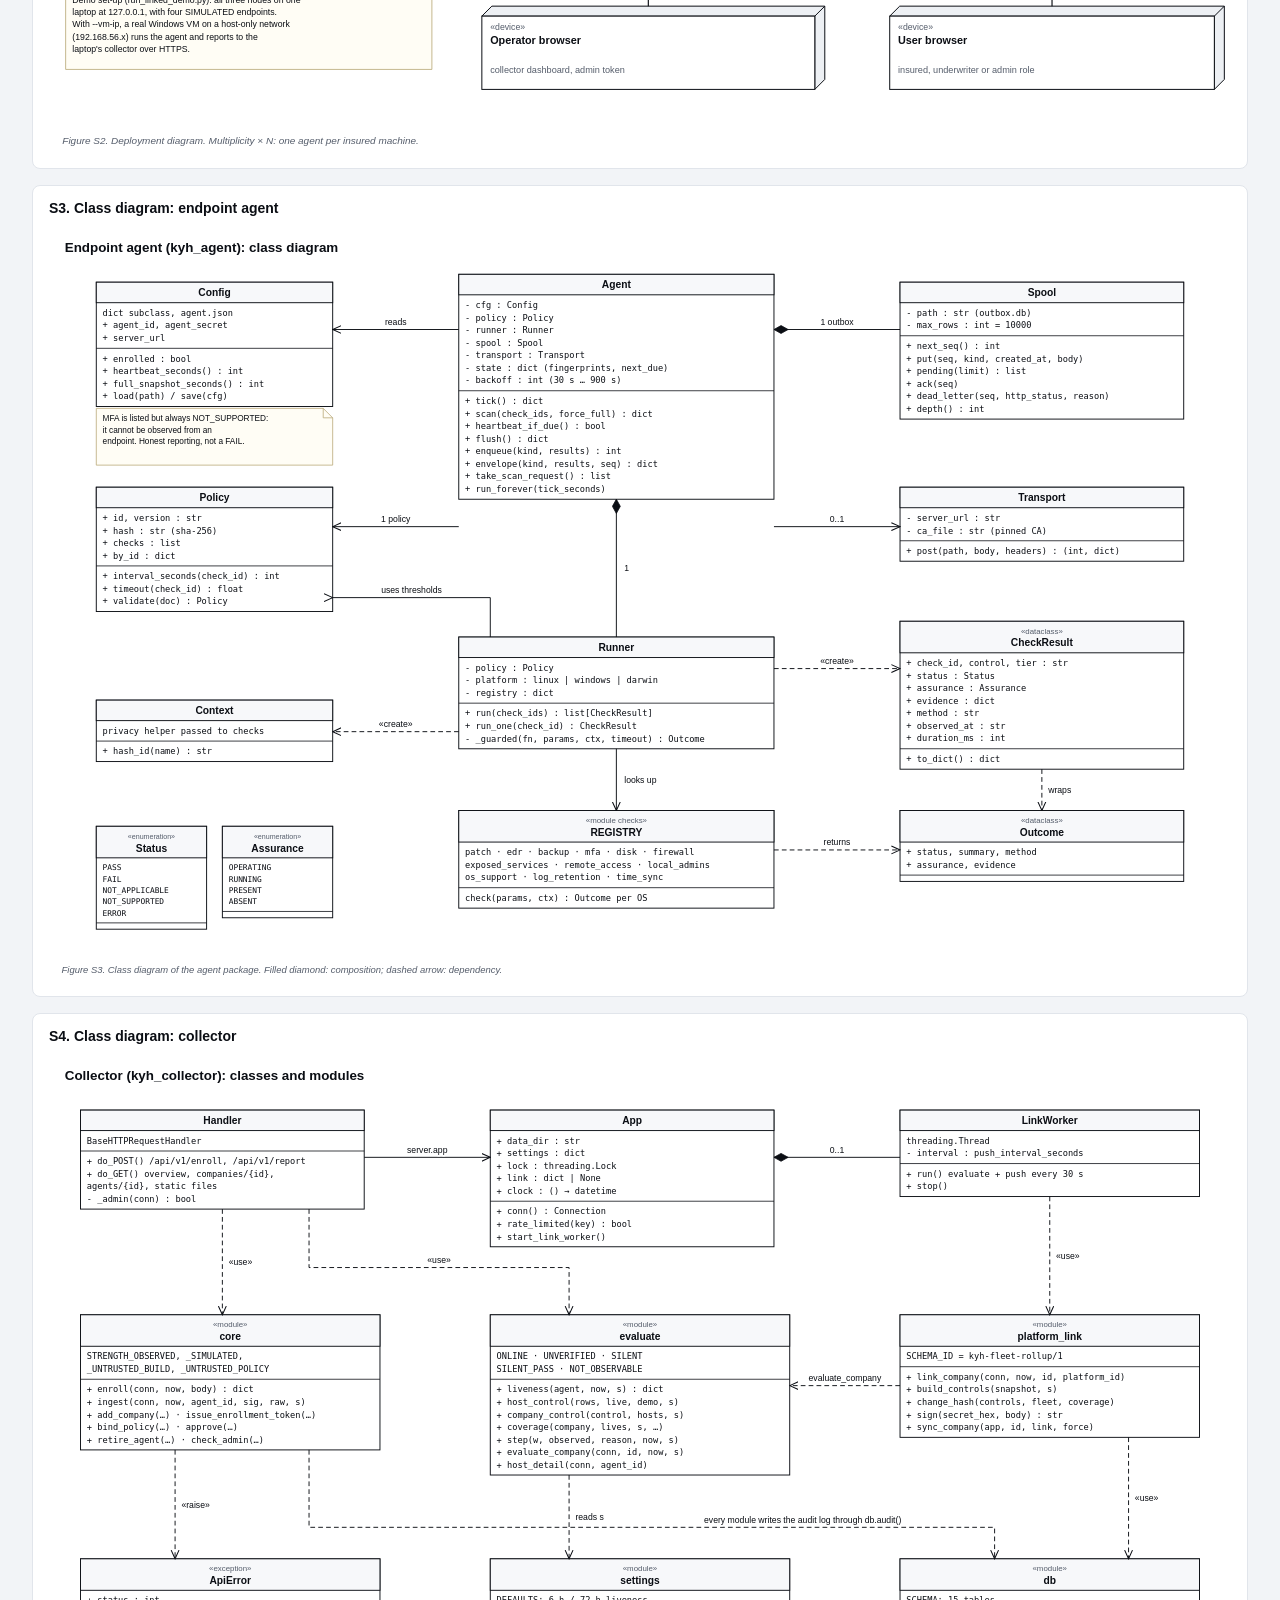
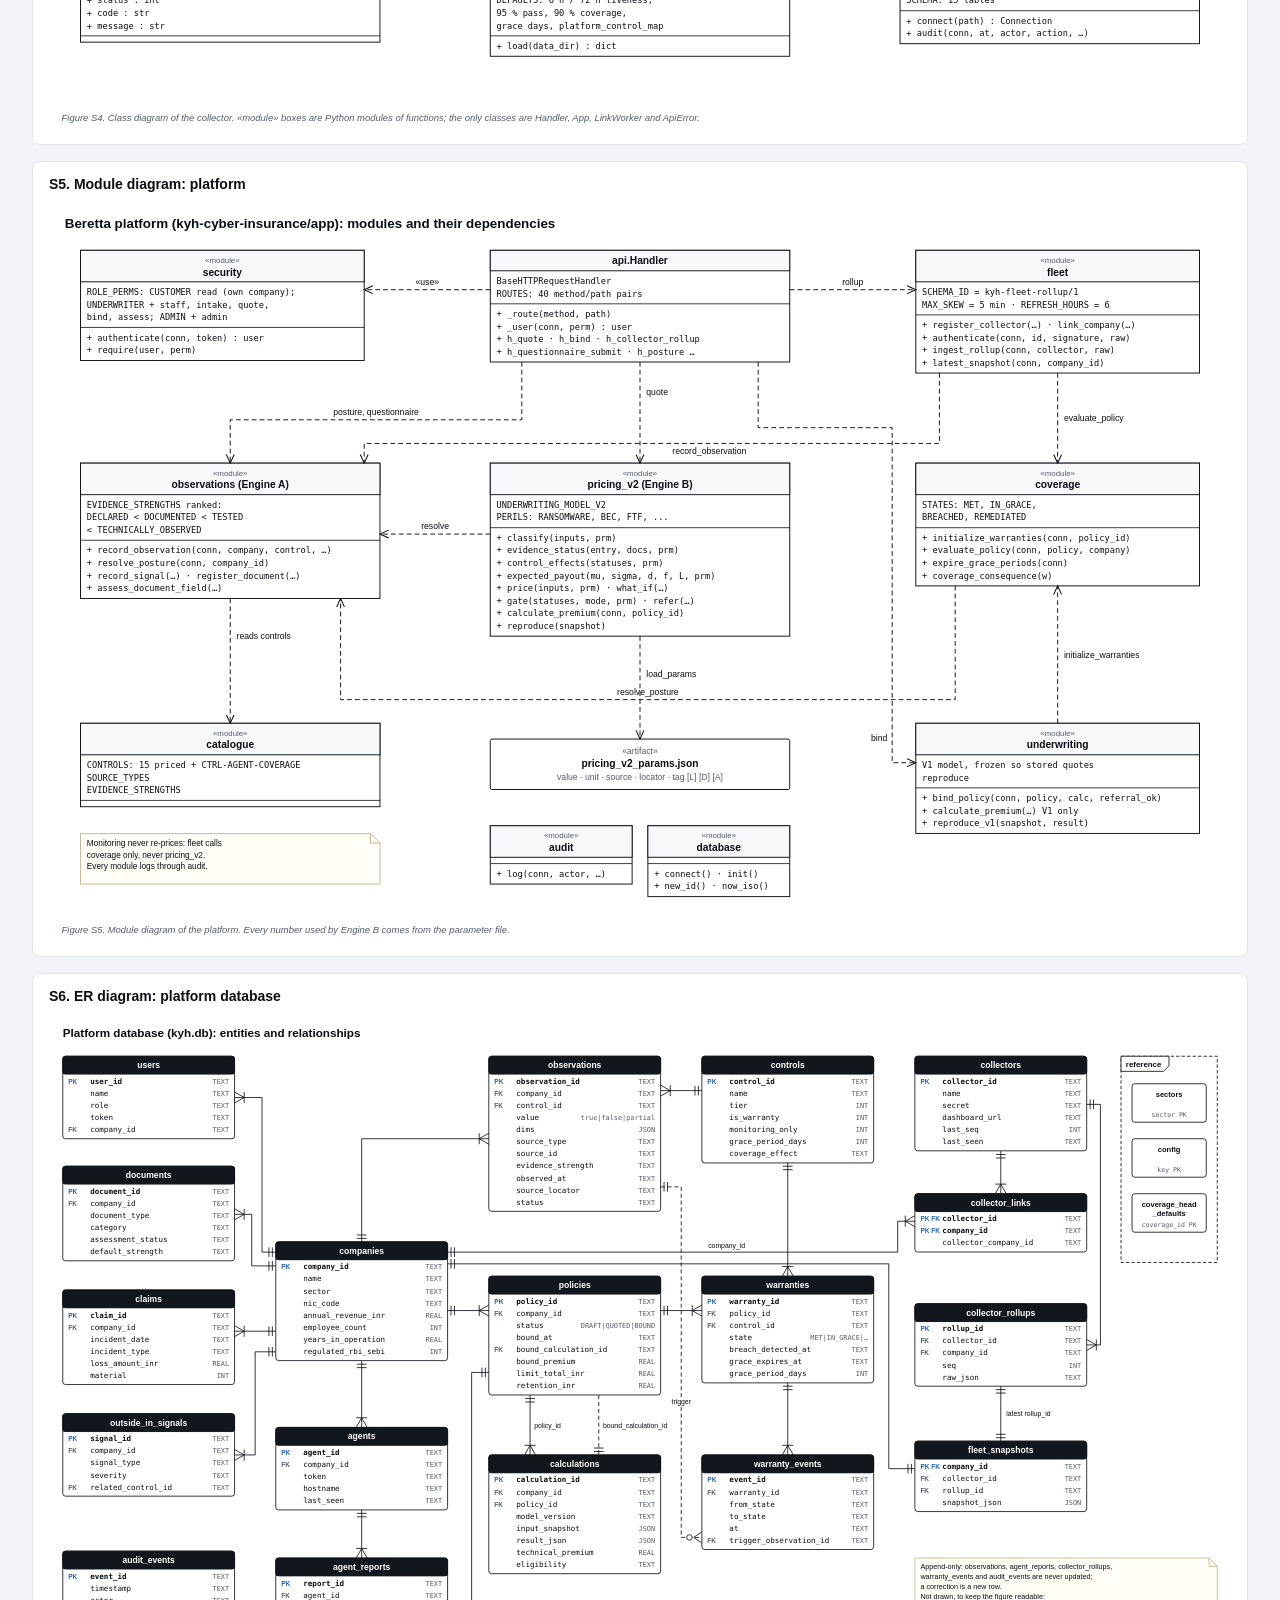
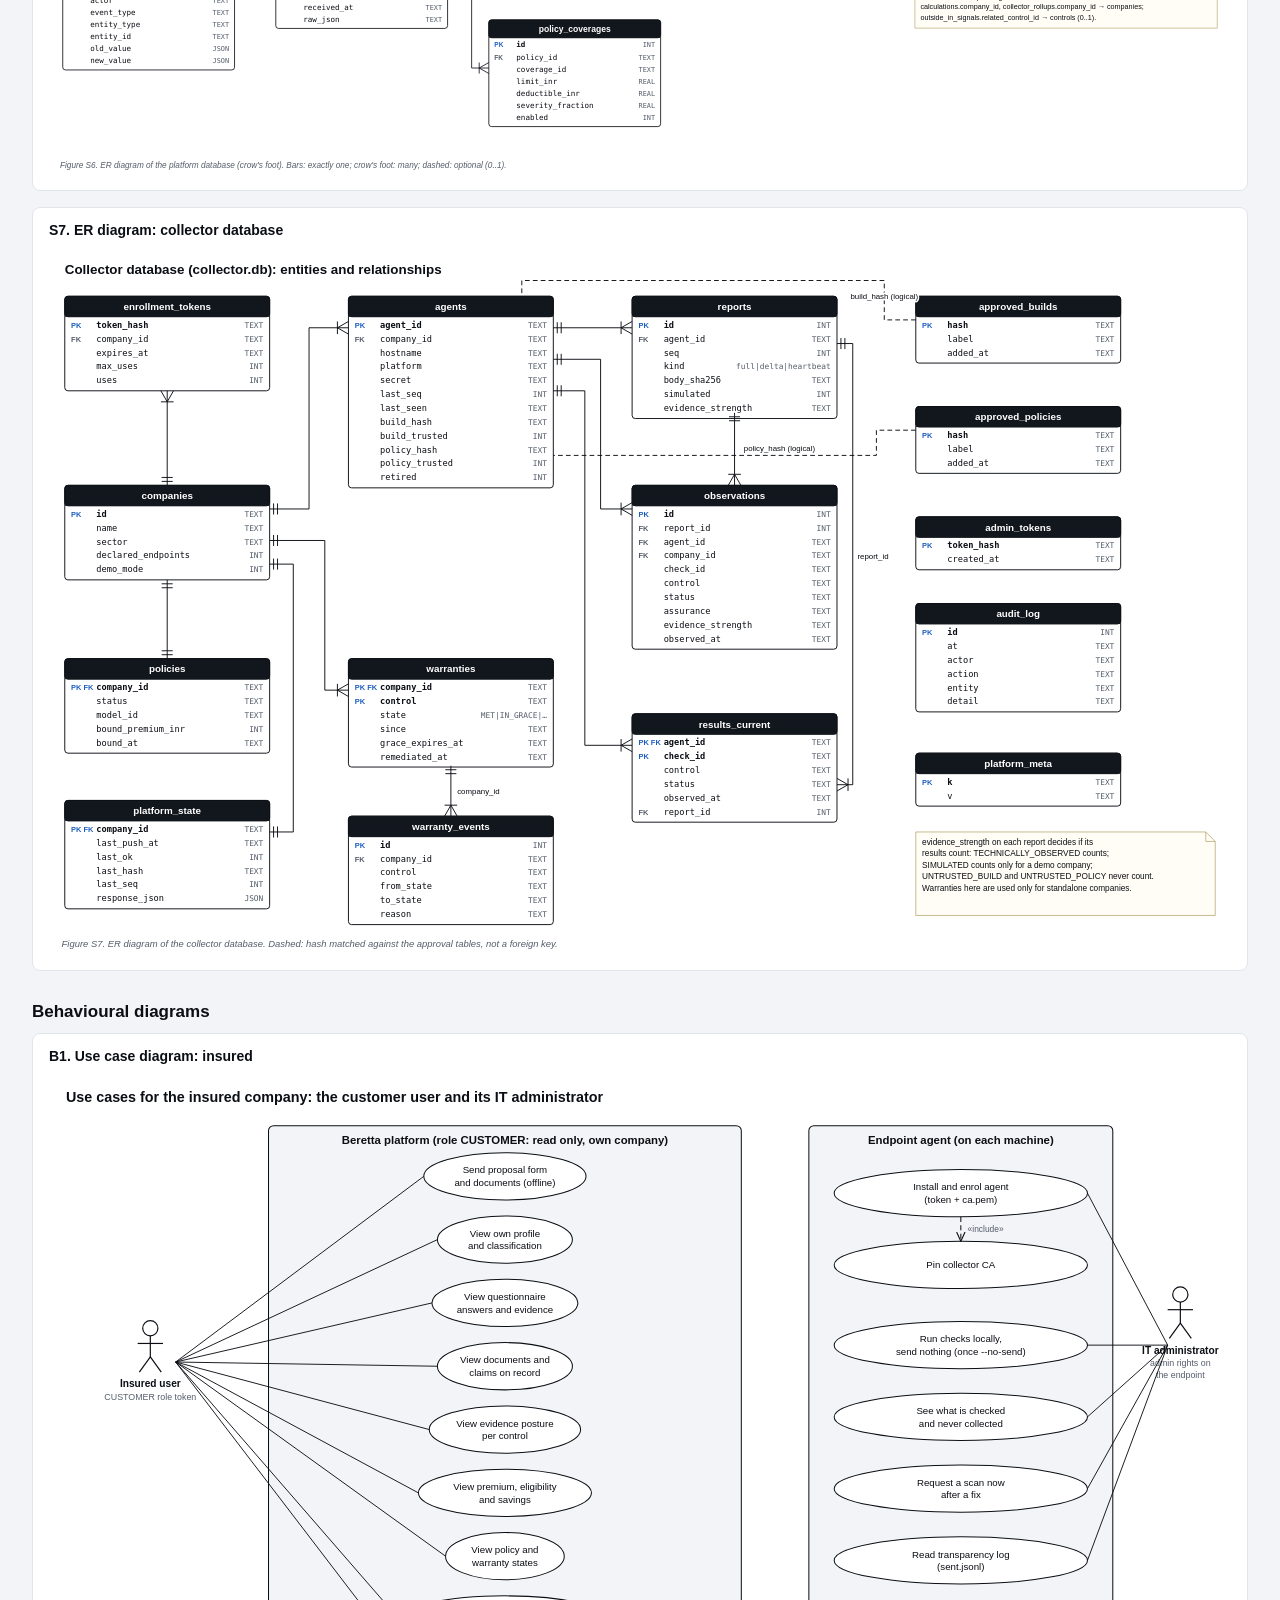
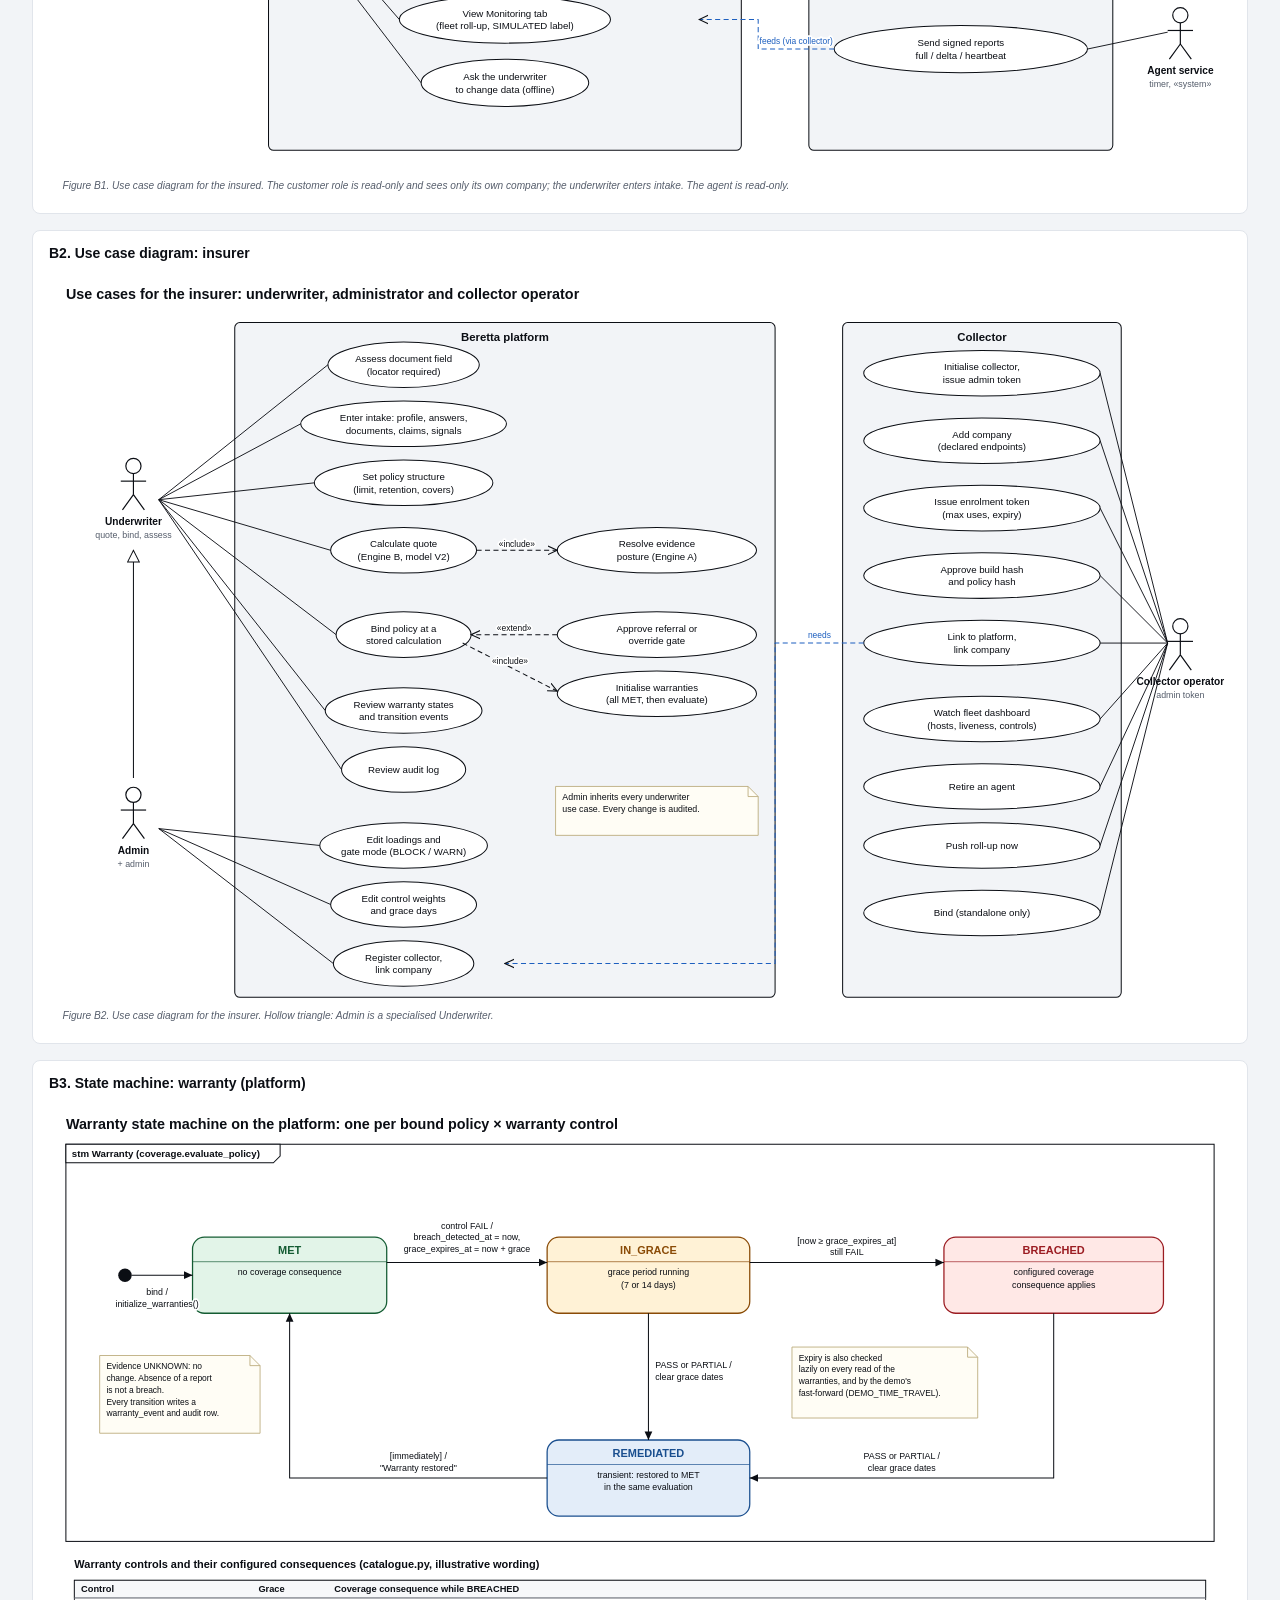
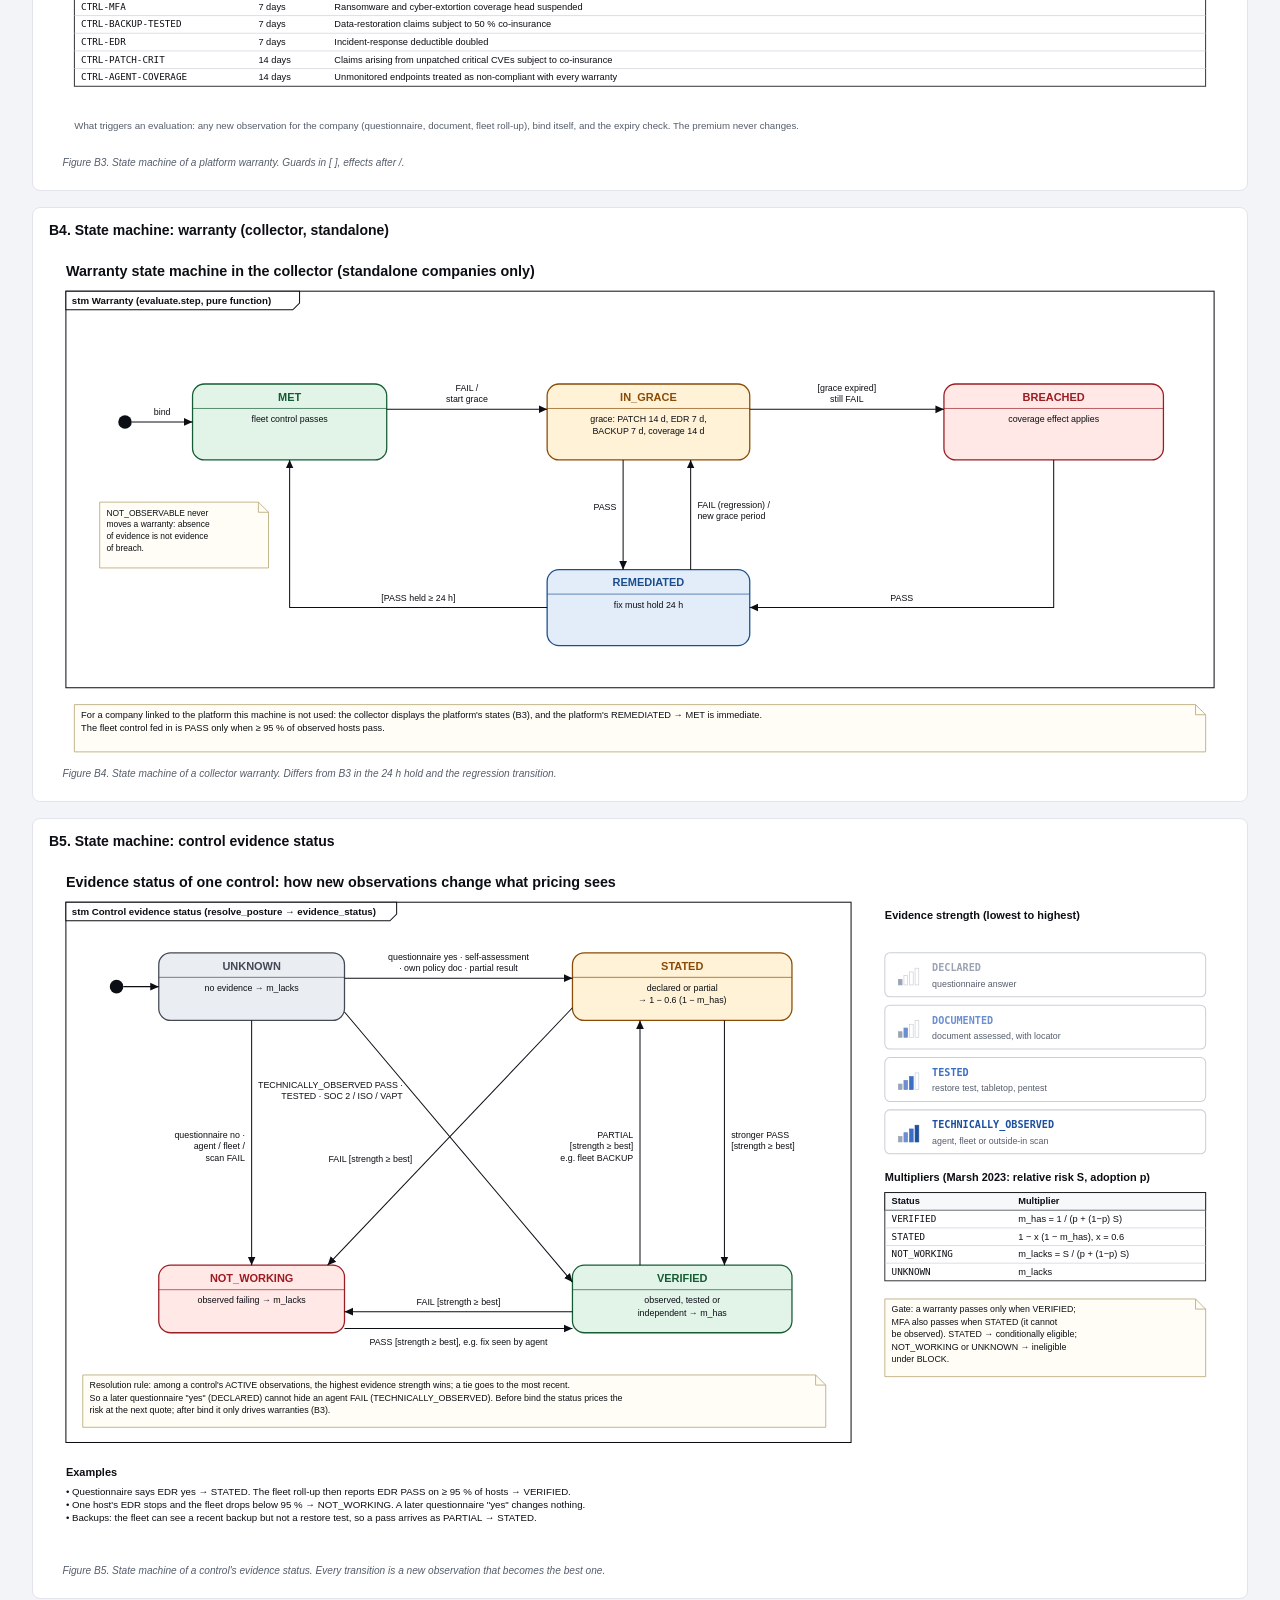
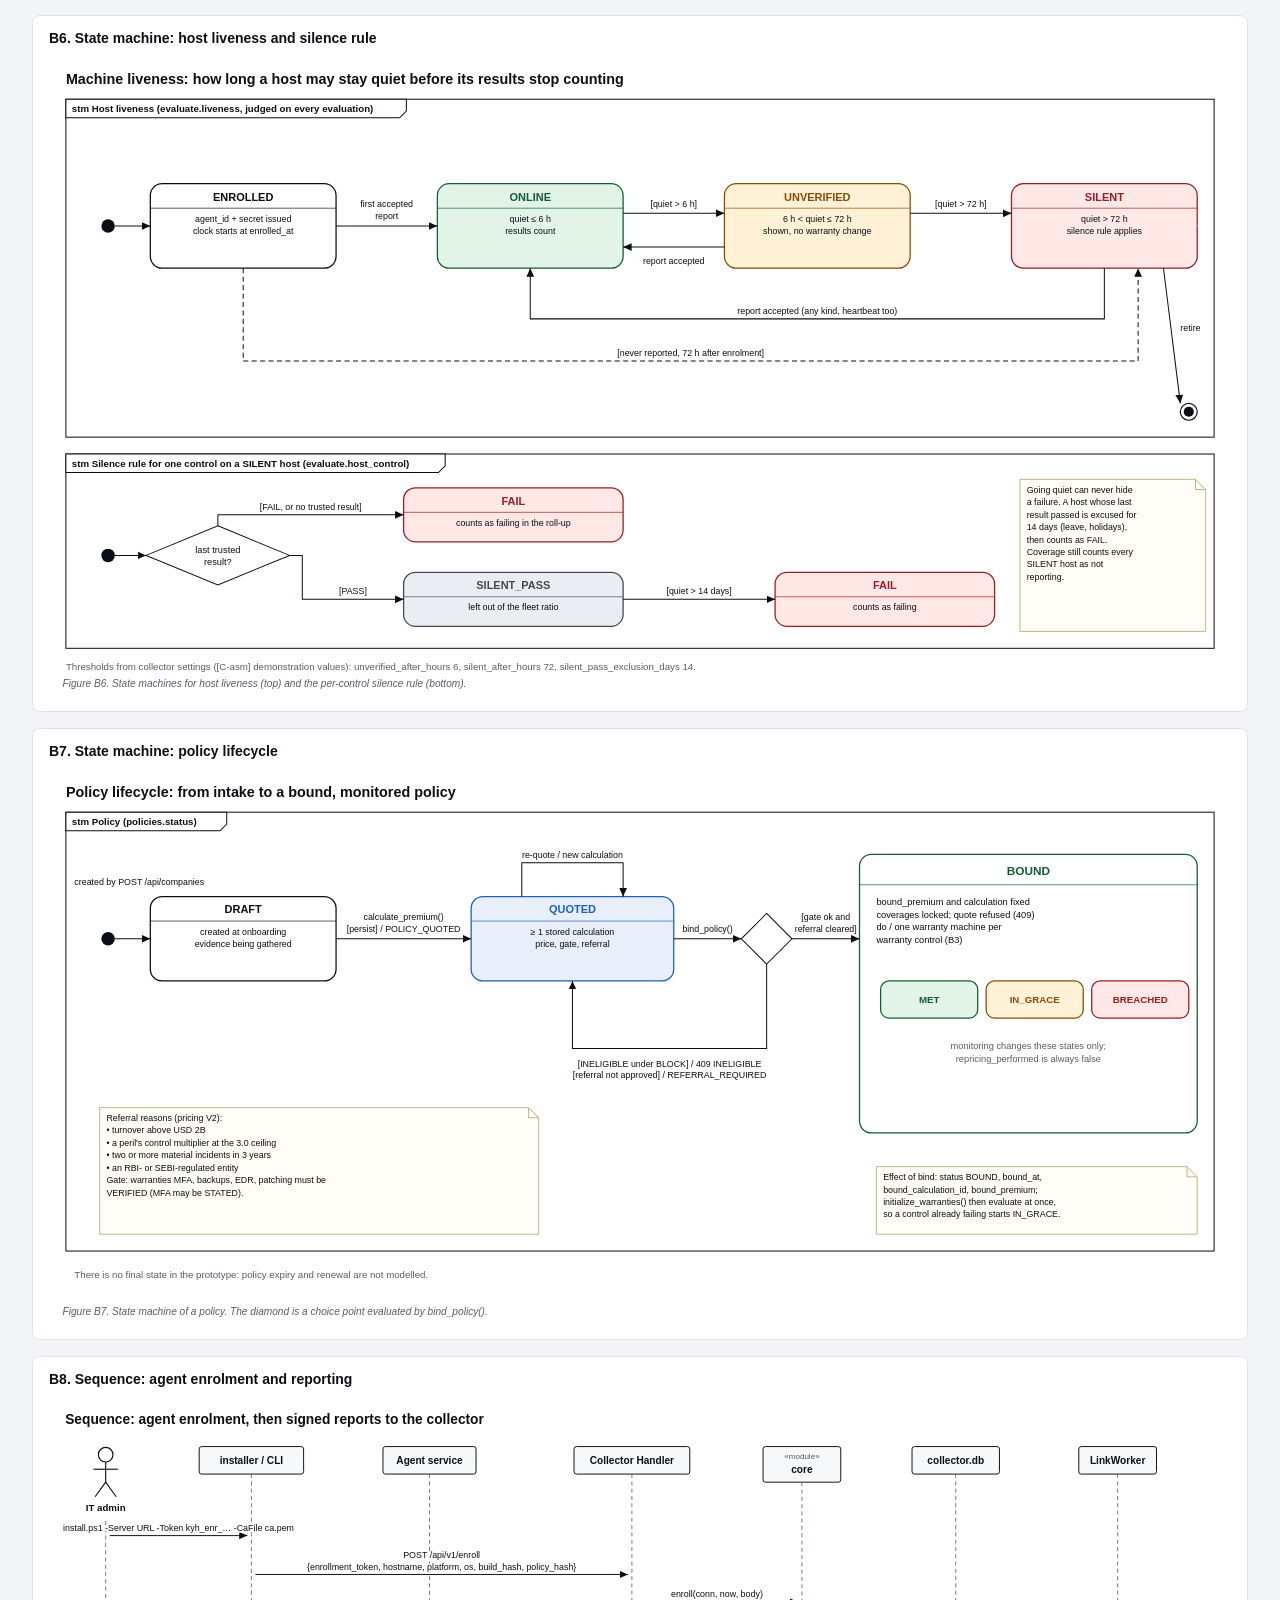
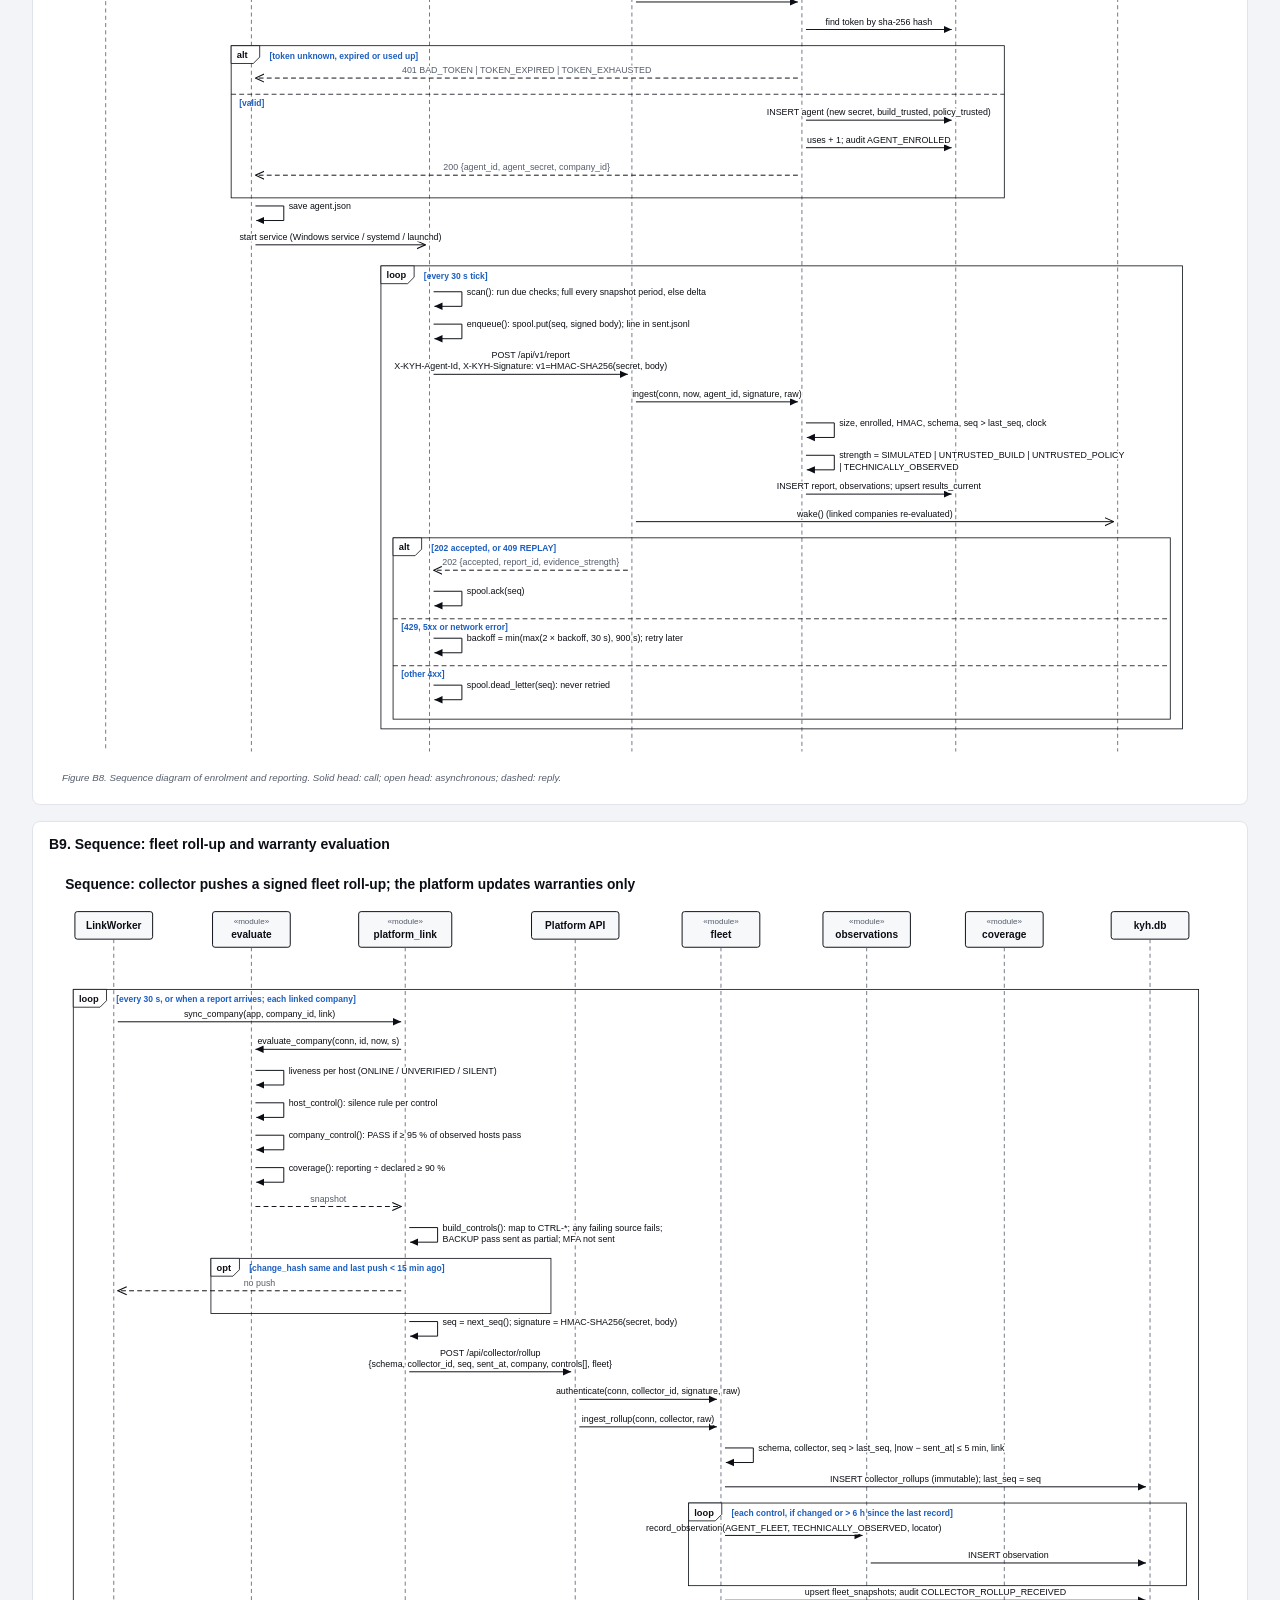
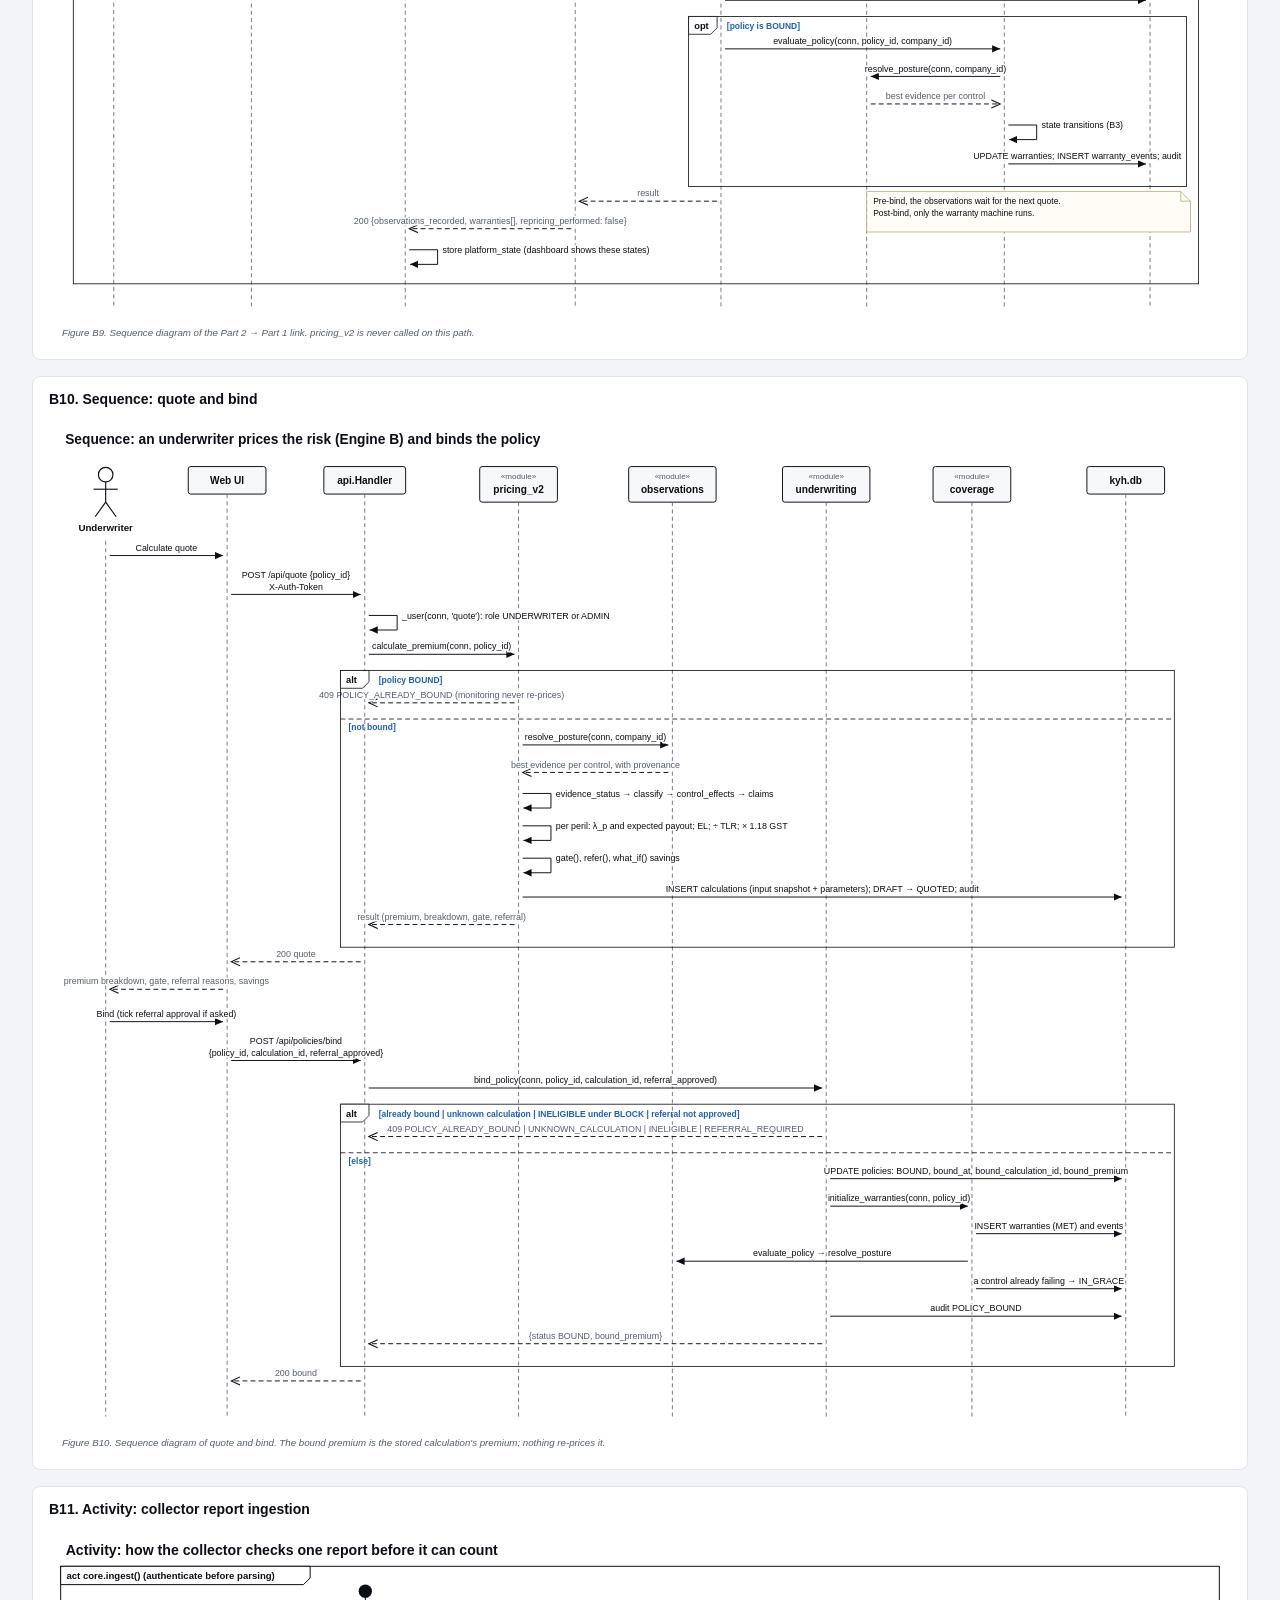
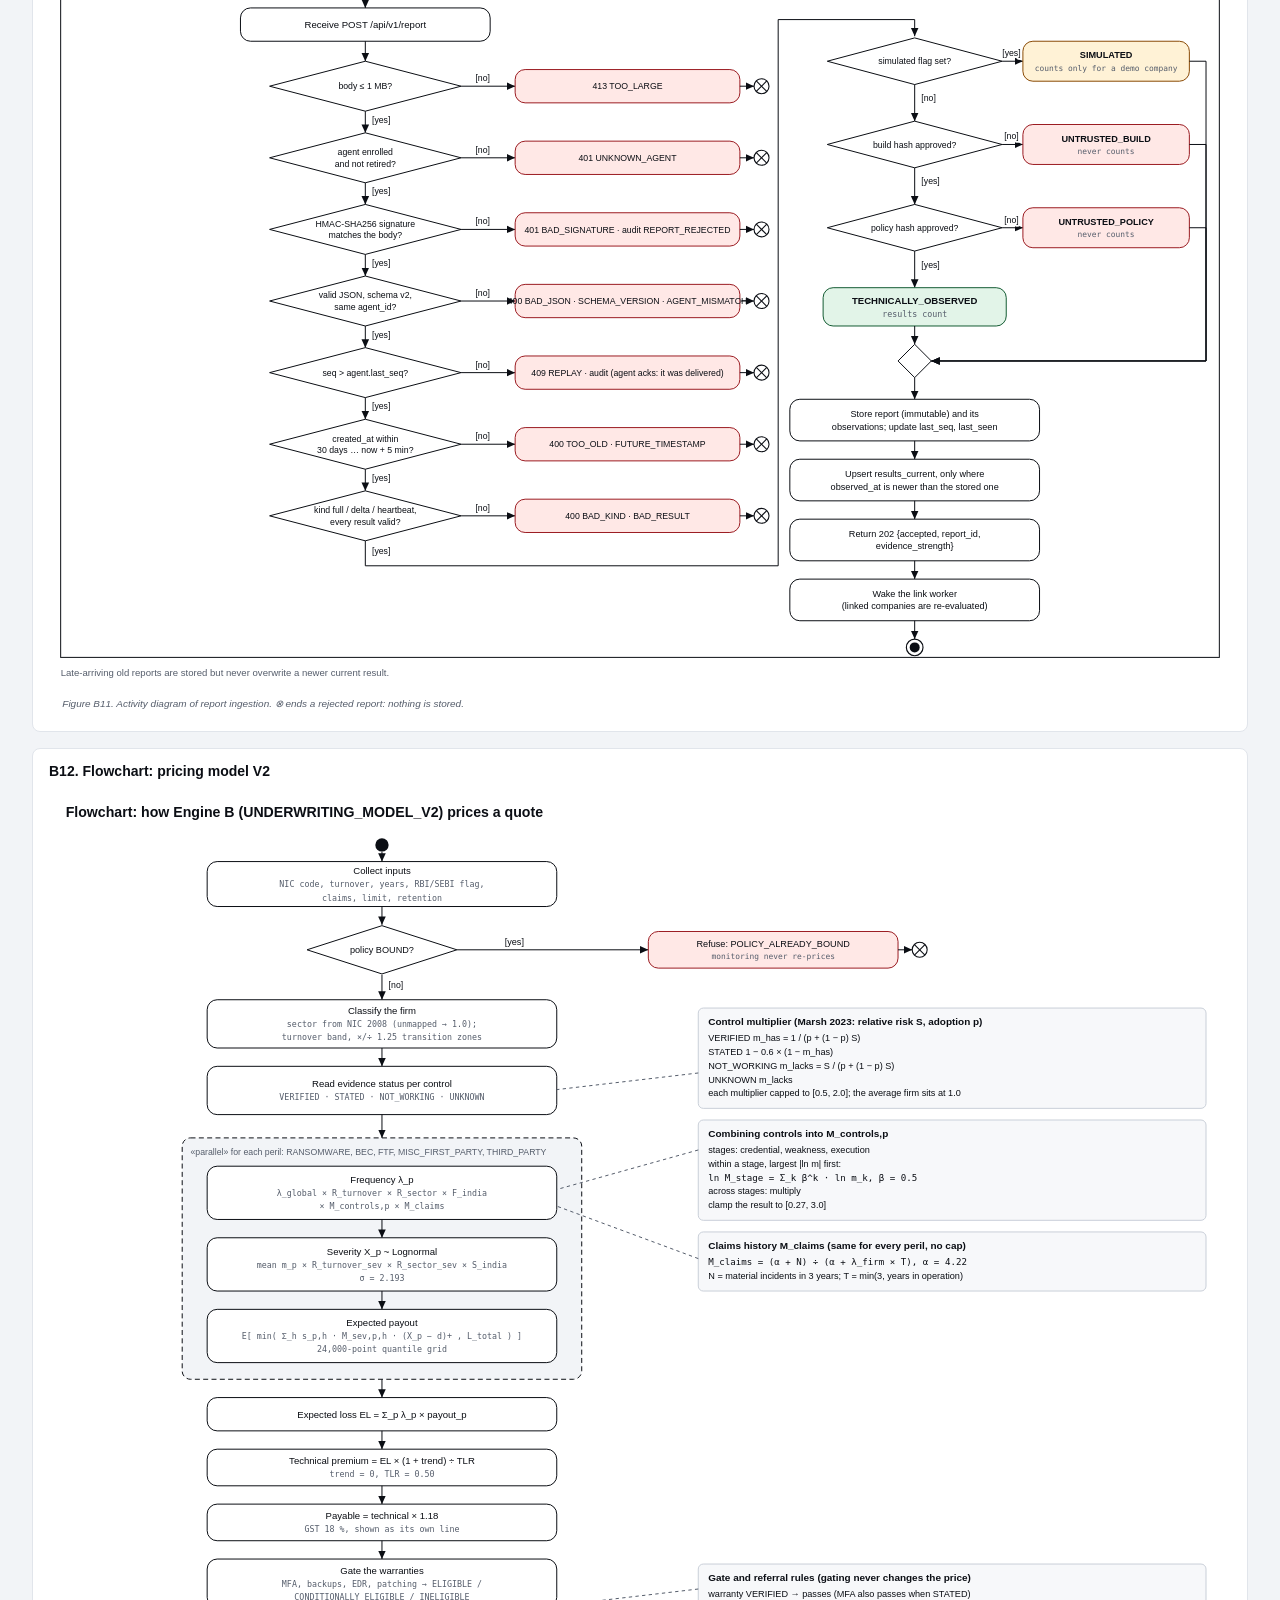
<file: docs/diagrams/index.html>
<!doctype html>
<html lang="en"><head><meta charset="utf-8"><meta name="viewport" content="width=device-width, initial-scale=1">
<title>Beretta UML diagrams</title>
<style>
:root { --ground:#f2f4f7; --surface:#fff; --border:#e1e5eb; --text:#0b0e14; --muted:#555d6b; --data:#1d5fbf; }
body { margin:0; background:var(--ground); color:var(--text); font:14px/1.5 "Segoe UI",Helvetica,Arial,sans-serif; }
header { padding:24px 32px 8px; } h1 { margin:0 0 4px; font-size:22px; } p { margin:0; color:var(--muted); }
nav { display:flex; flex-wrap:wrap; gap:6px; padding:12px 32px; }
nav a { background:var(--surface); border:1px solid var(--border); border-radius:4px; padding:3px 9px;
        color:var(--text); text-decoration:none; font-size:12.5px; }
nav a:hover { border-color:var(--data); color:var(--data); }
main { padding:0 32px 48px; } h2 { font-size:17px; margin:28px 0 8px; }
section { background:var(--surface); border:1px solid var(--border); border-radius:8px; padding:12px 16px;
          margin:0 0 16px; }
h3 { margin:0 0 8px; font-size:14px; } img { width:100%; height:auto; display:block; }
</style></head><body>
<header><h1>Beretta UML diagrams</h1><p>Generated by docs/diagrams/build.py from the code. Click a figure to open the SVG.</p></header>
<nav><a href="#S1">S1 Component diagram: the whole system</a><a href="#S2">S2 Deployment diagram</a><a href="#S3">S3 Class diagram: endpoint agent</a><a href="#S4">S4 Class diagram: collector</a><a href="#S5">S5 Module diagram: platform</a><a href="#S6">S6 ER diagram: platform database</a><a href="#S7">S7 ER diagram: collector database</a><a href="#B1">B1 Use case diagram: insured</a><a href="#B2">B2 Use case diagram: insurer</a><a href="#B3">B3 State machine: warranty (platform)</a><a href="#B4">B4 State machine: warranty (collector, standalone)</a><a href="#B5">B5 State machine: control evidence status</a><a href="#B6">B6 State machine: host liveness and silence rule</a><a href="#B7">B7 State machine: policy lifecycle</a><a href="#B8">B8 Sequence: agent enrolment and reporting</a><a href="#B9">B9 Sequence: fleet roll-up and warranty evaluation</a><a href="#B10">B10 Sequence: quote and bind</a><a href="#B11">B11 Activity: collector report ingestion</a><a href="#B12">B12 Flowchart: pricing model V2</a><a href="#B13">B13 Activity: agent service loop</a><a href="#B14">B14 Activity (swimlanes): onboarding to a monitored policy</a><a href="#B15">B15 DFD level 0: context</a><a href="#B16">B16 DFD level 1: evidence to warranty</a><a href="#B17">B17 Timing diagram: roll-out, bind, breach and repair</a></nav><main><h2>Structural diagrams</h2><section id="S1"><h3>S1. Component diagram: the whole system</h3><a href="svg/component_system.svg"><img src="svg/component_system.svg" alt="Component diagram: the whole system" loading="lazy"></a></section><section id="S2"><h3>S2. Deployment diagram</h3><a href="svg/deployment.svg"><img src="svg/deployment.svg" alt="Deployment diagram" loading="lazy"></a></section><section id="S3"><h3>S3. Class diagram: endpoint agent</h3><a href="svg/class_agent.svg"><img src="svg/class_agent.svg" alt="Class diagram: endpoint agent" loading="lazy"></a></section><section id="S4"><h3>S4. Class diagram: collector</h3><a href="svg/class_collector.svg"><img src="svg/class_collector.svg" alt="Class diagram: collector" loading="lazy"></a></section><section id="S5"><h3>S5. Module diagram: platform</h3><a href="svg/class_platform.svg"><img src="svg/class_platform.svg" alt="Module diagram: platform" loading="lazy"></a></section><section id="S6"><h3>S6. ER diagram: platform database</h3><a href="svg/er_platform.svg"><img src="svg/er_platform.svg" alt="ER diagram: platform database" loading="lazy"></a></section><section id="S7"><h3>S7. ER diagram: collector database</h3><a href="svg/er_collector.svg"><img src="svg/er_collector.svg" alt="ER diagram: collector database" loading="lazy"></a></section><h2>Behavioural diagrams</h2><section id="B1"><h3>B1. Use case diagram: insured</h3><a href="svg/usecase_insured.svg"><img src="svg/usecase_insured.svg" alt="Use case diagram: insured" loading="lazy"></a></section><section id="B2"><h3>B2. Use case diagram: insurer</h3><a href="svg/usecase_insurer.svg"><img src="svg/usecase_insurer.svg" alt="Use case diagram: insurer" loading="lazy"></a></section><section id="B3"><h3>B3. State machine: warranty (platform)</h3><a href="svg/sm_warranty_platform.svg"><img src="svg/sm_warranty_platform.svg" alt="State machine: warranty (platform)" loading="lazy"></a></section><section id="B4"><h3>B4. State machine: warranty (collector, standalone)</h3><a href="svg/sm_warranty_collector.svg"><img src="svg/sm_warranty_collector.svg" alt="State machine: warranty (collector, standalone)" loading="lazy"></a></section><section id="B5"><h3>B5. State machine: control evidence status</h3><a href="svg/sm_evidence.svg"><img src="svg/sm_evidence.svg" alt="State machine: control evidence status" loading="lazy"></a></section><section id="B6"><h3>B6. State machine: host liveness and silence rule</h3><a href="svg/sm_liveness.svg"><img src="svg/sm_liveness.svg" alt="State machine: host liveness and silence rule" loading="lazy"></a></section><section id="B7"><h3>B7. State machine: policy lifecycle</h3><a href="svg/sm_policy.svg"><img src="svg/sm_policy.svg" alt="State machine: policy lifecycle" loading="lazy"></a></section><section id="B8"><h3>B8. Sequence: agent enrolment and reporting</h3><a href="svg/seq_enrol_report.svg"><img src="svg/seq_enrol_report.svg" alt="Sequence: agent enrolment and reporting" loading="lazy"></a></section><section id="B9"><h3>B9. Sequence: fleet roll-up and warranty evaluation</h3><a href="svg/seq_rollup.svg"><img src="svg/seq_rollup.svg" alt="Sequence: fleet roll-up and warranty evaluation" loading="lazy"></a></section><section id="B10"><h3>B10. Sequence: quote and bind</h3><a href="svg/seq_quote_bind.svg"><img src="svg/seq_quote_bind.svg" alt="Sequence: quote and bind" loading="lazy"></a></section><section id="B11"><h3>B11. Activity: collector report ingestion</h3><a href="svg/act_ingest.svg"><img src="svg/act_ingest.svg" alt="Activity: collector report ingestion" loading="lazy"></a></section><section id="B12"><h3>B12. Flowchart: pricing model V2</h3><a href="svg/act_pricing.svg"><img src="svg/act_pricing.svg" alt="Flowchart: pricing model V2" loading="lazy"></a></section><section id="B13"><h3>B13. Activity: agent service loop</h3><a href="svg/act_agent_loop.svg"><img src="svg/act_agent_loop.svg" alt="Activity: agent service loop" loading="lazy"></a></section><section id="B14"><h3>B14. Activity (swimlanes): onboarding to a monitored policy</h3><a href="svg/act_end_to_end.svg"><img src="svg/act_end_to_end.svg" alt="Activity (swimlanes): onboarding to a monitored policy" loading="lazy"></a></section><section id="B15"><h3>B15. DFD level 0: context</h3><a href="svg/dfd_context.svg"><img src="svg/dfd_context.svg" alt="DFD level 0: context" loading="lazy"></a></section><section id="B16"><h3>B16. DFD level 1: evidence to warranty</h3><a href="svg/dfd_level1.svg"><img src="svg/dfd_level1.svg" alt="DFD level 1: evidence to warranty" loading="lazy"></a></section><section id="B17"><h3>B17. Timing diagram: roll-out, bind, breach and repair</h3><a href="svg/timing.svg"><img src="svg/timing.svg" alt="Timing diagram: roll-out, bind, breach and repair" loading="lazy"></a></section></main></body></html>
</file>
